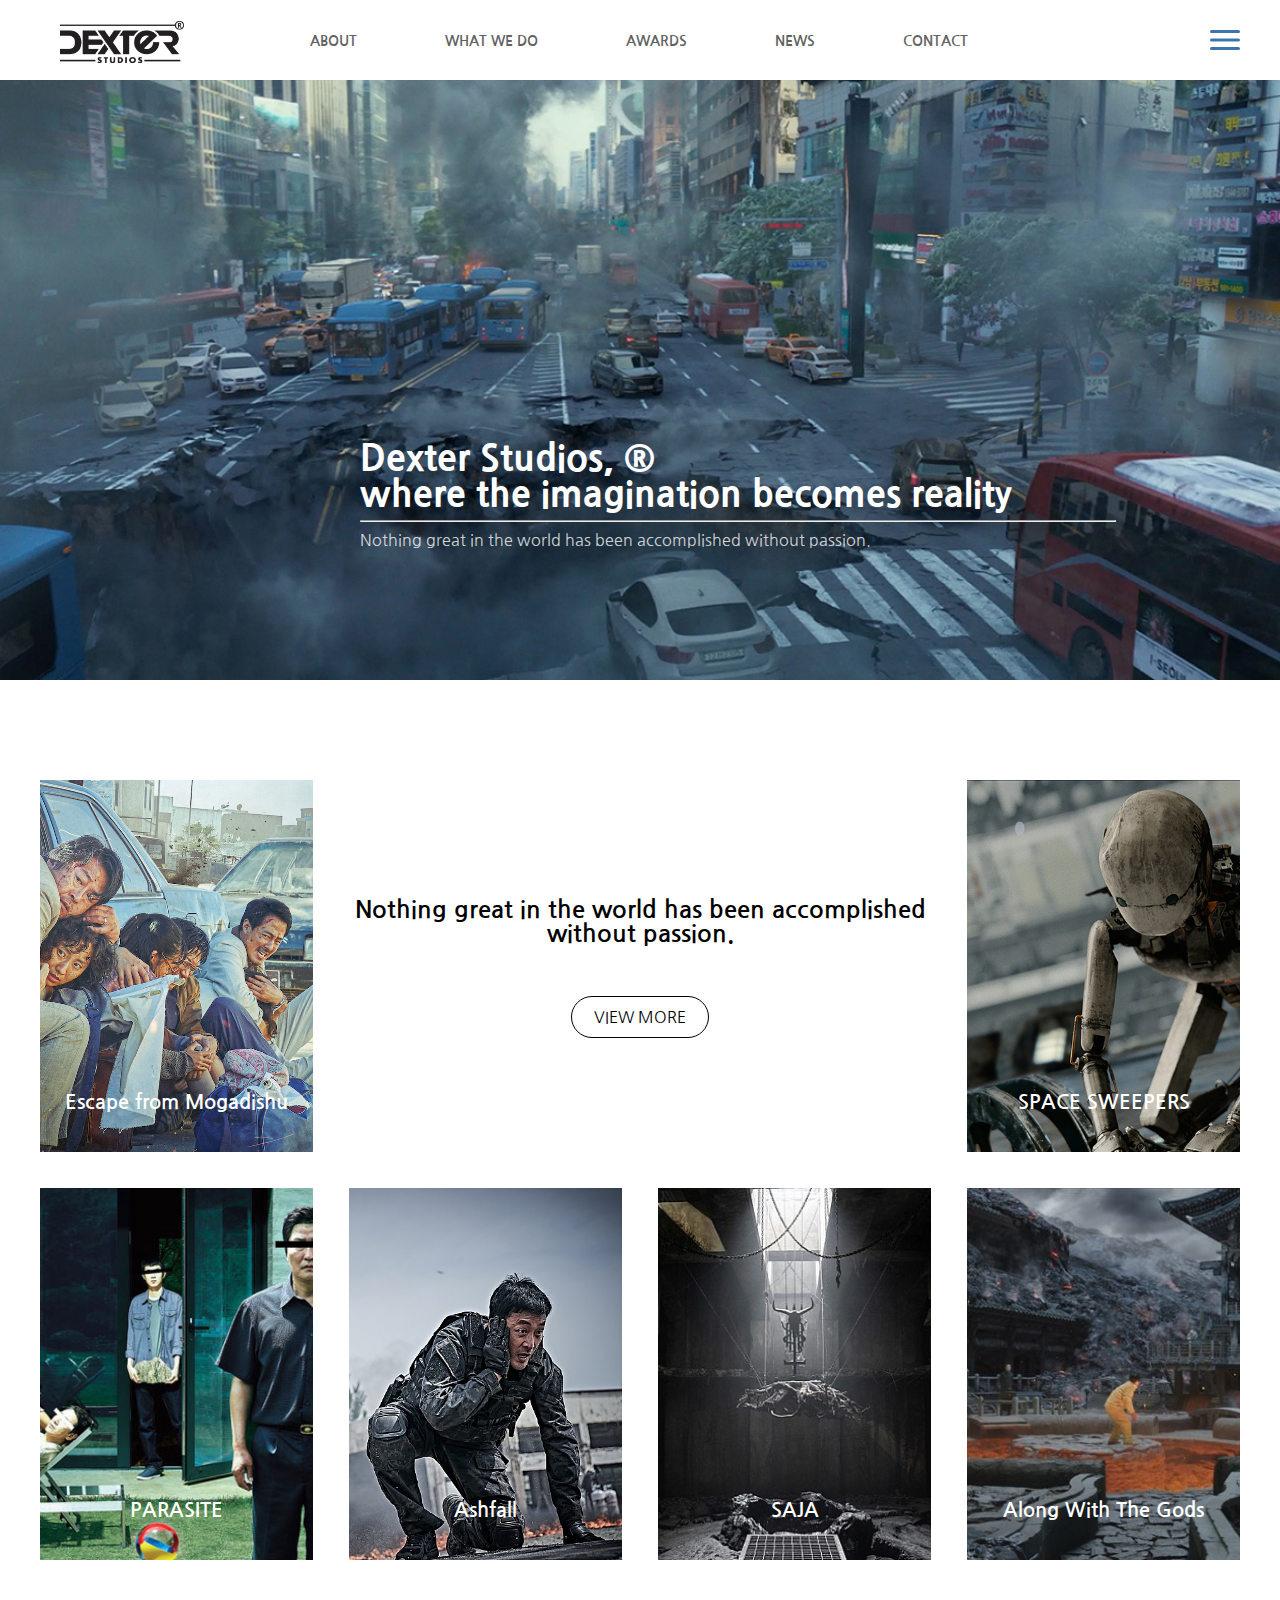
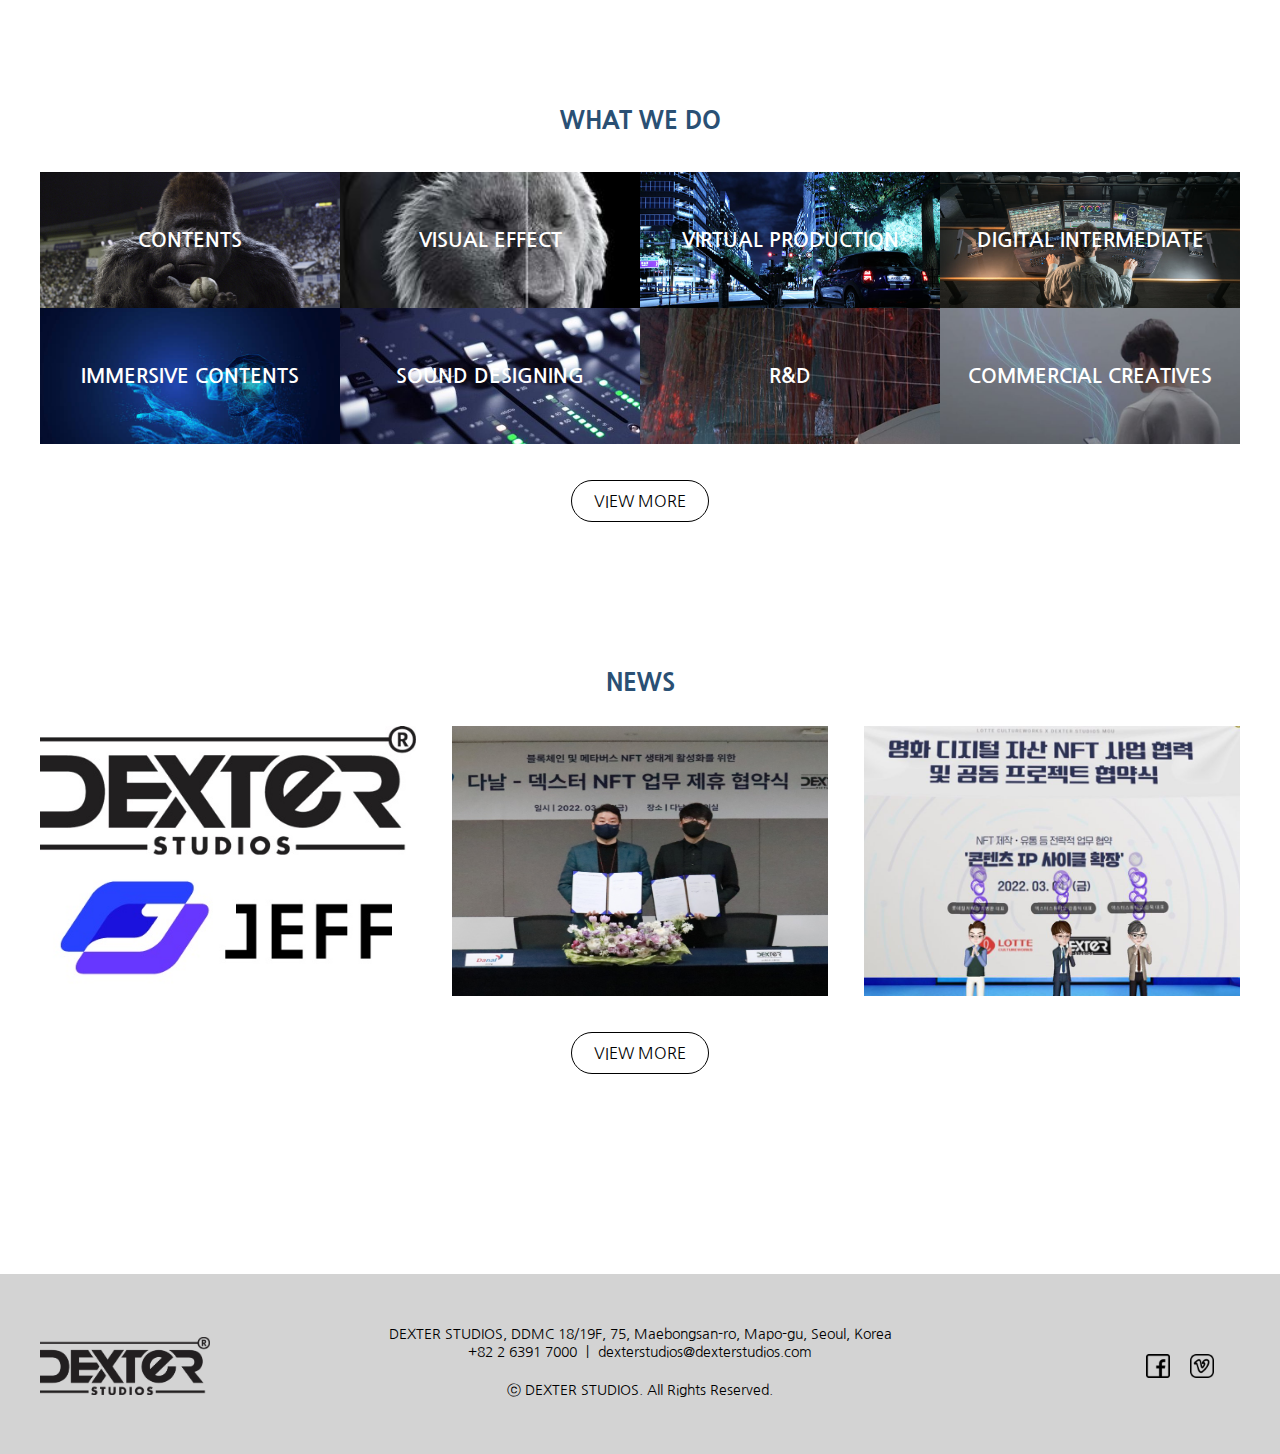
<file: index.html>
<!DOCTYPE html>
<html lang="ko">
<head>
    <meta charset="UTF-8">
    <meta http-equiv="X-UA-Compatible" content="IE=edge">
    <meta name="viewport" content="width=device-width, initial-scale=1.0">
    <title>덱스터스튜디오 DexterStudios</title>

    <link rel="stylesheet" href="indexstyle.css">
</head>

<body>
    <div class="header">
        <a href="index.html"><img class="logo" src="image/DexterStudio Logo.png" alt="LOGO"></a>
        <div class="Top_nav">
            <a href="about.html">ABOUT</a>
            <a href="whatwedo.html">WHAT WE DO</a>
            <a href="awards.html">AWARDS</a>
            <a href="#">NEWS</a>
            <a href="#">CONTACT</a>
        </div>
        <div class="hamburger">
            <input type="checkbox" id="menuicon">
            <label for="menuicon">
                <span></span>
                <span></span>
                <span></span>
            </label>
            <div class="sidebar">
            </div>
        </div>
    </div>
    <div class="Main_img">
        <div class="innertext_frame">
        <h1>Dexter Studios, ® <br>
        where the imagination becomes reality<hr></h1>
        <p>Nothing great in the world has been accomplished
           without passion. </p>
        </div>
    </div>
    <div class="Contents_container">
        <div class="imgframe1">
            <div class="img1">
                <h1>Escape from Mogadishu</h1>
            </div>
            <div class="Main_text">
                <div class="text">
                    <h2>Nothing great in the world has been accomplished without passion.</h2>
                    <a href="about.html">VIEW MORE</a>
                </div>
            </div>
            <div class="img2">
                <h1>SPACE SWEEPERS</h1>
            </div>
        </div>
        <div class="imgframe2">
            <div class="img3">
                <h1>PARASITE</h1>
            </div>
            <div class="img4">
                <h1>Ashfall</h1>
            </div>
            <div class="img5">
                <h1>SAJA</h1>
            </div>
            <div class="img6">
                <h1>Along With The Gods</h1>
            </div>
        </div>
        <h1 id="WHATWEDO">WHAT WE DO</h1>
        <div class="WWDframe01">
            <div class="WWD CONTENTS">
                <h1>CONTENTS</h1>
            </div>
            <div class="WWD VISUALEFFECT">
                <h1>VISUAL EFFECT</h1>
            </div>
            <div class="WWD VIRTUALPRODUCTION">
                <h1>VIRTUAL PRODUCTION</h1>
            </div>
            <div class="WWD DIGITALINTERMEDIATE">
                <h1>DIGITAL INTERMEDIATE</h1>
            </div>
        </div>
        <div class="WWDframe02">
            <div class="WWD IMMERSIVE">
                <h1>IMMERSIVE CONTENTS</h1>
            </div>
            <div class="WWD SOUND">
                <h1>SOUND DESIGNING</h1>
            </div>
            <div class="WWD RnD">
                <h1>R&D</h1>
            </div>
            <div class="WWD COMMERCIAL">
                <h1>COMMERCIAL CREATIVES</h1>
            </div>
        </div>
        <a class="VIEWMORE01" href="whatwedo.html">VIEW MORE</a>
        <h1 id="NEWS">NEWS</h1>
        <div class="NEWSframe">
            <div class="NEWS01">
                <a href="http://www.dexterstudios.com/dexter-studios-invests-in-stake-in-jeff-a-danal-subsidiary-metaverse-platform-project-really-begins/" target="_blank"><img src="image/NEW01.png" alt=""></a>
            </div>
            <div class="NEWS02">
                <a href="http://www.dexterstudios.com/dexter-studios-signs-an-mou-with-danal-launching-a-blockchain-based-metaverse-project/" target="_blank"><img src="image/NEW02.jpg" alt=""></a>
            </div>
            <div class="NEWS03">
                <a href="http://www.dexterstudios.com/lotte-cultureworks-and-dexter-studios-sign-mou-for-digital-movie-assets-and-nfts/" target="_blank"><img src="image/NEWS03.jpg" alt=""></a>
            </div>
        </div>
        <a class="VIEWMORE02" href="#">VIEW MORE</a>
    </div>
    <div class="Footer">
        <div class="FooterContents">
            <div class="Footerlogo">
                <img src="image/DexterStudio Logo.png" alt="">
            </div>
            <div class="Footertext">
                <p>DEXTER STUDIOS, DDMC 18/19F, 75, Maebongsan-ro, Mapo-gu, Seoul, Korea <br>
                +82 2 6391 7000 ㅣ dexterstudios@dexterstudios.com </p>
                <p>ⓒ DEXTER STUDIOS. All Rights Reserved.</p>
            </div>
            <div class="Footernav">
                <a href="https://www.facebook.com/dexterstudios.company" target="_blank"><img src="image/facebook.png" alt=""></a>
                <a href="https://vimeo.com/dextershowreel" target="_blank"><img src="image/vimeo.png" alt=""></a>
            </div>
        </div>
    </div>
</body>
</html>
</file>
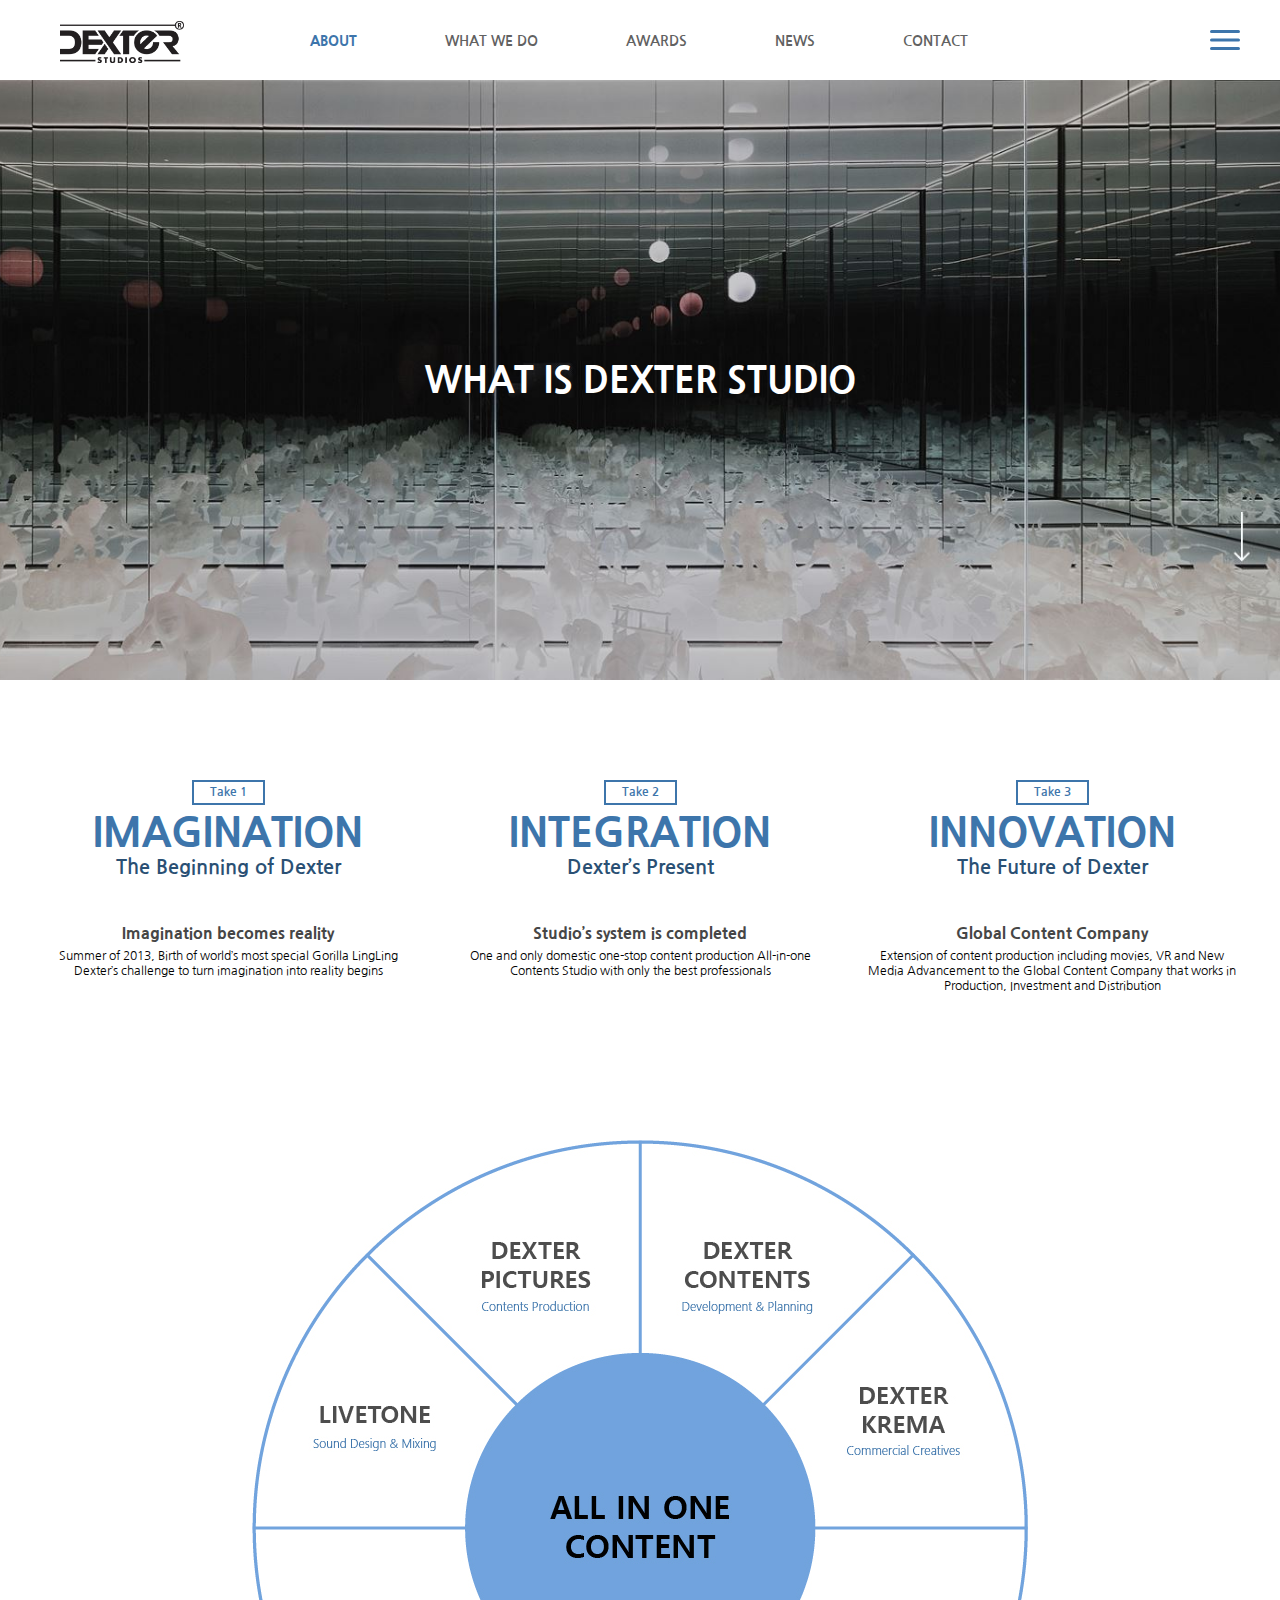
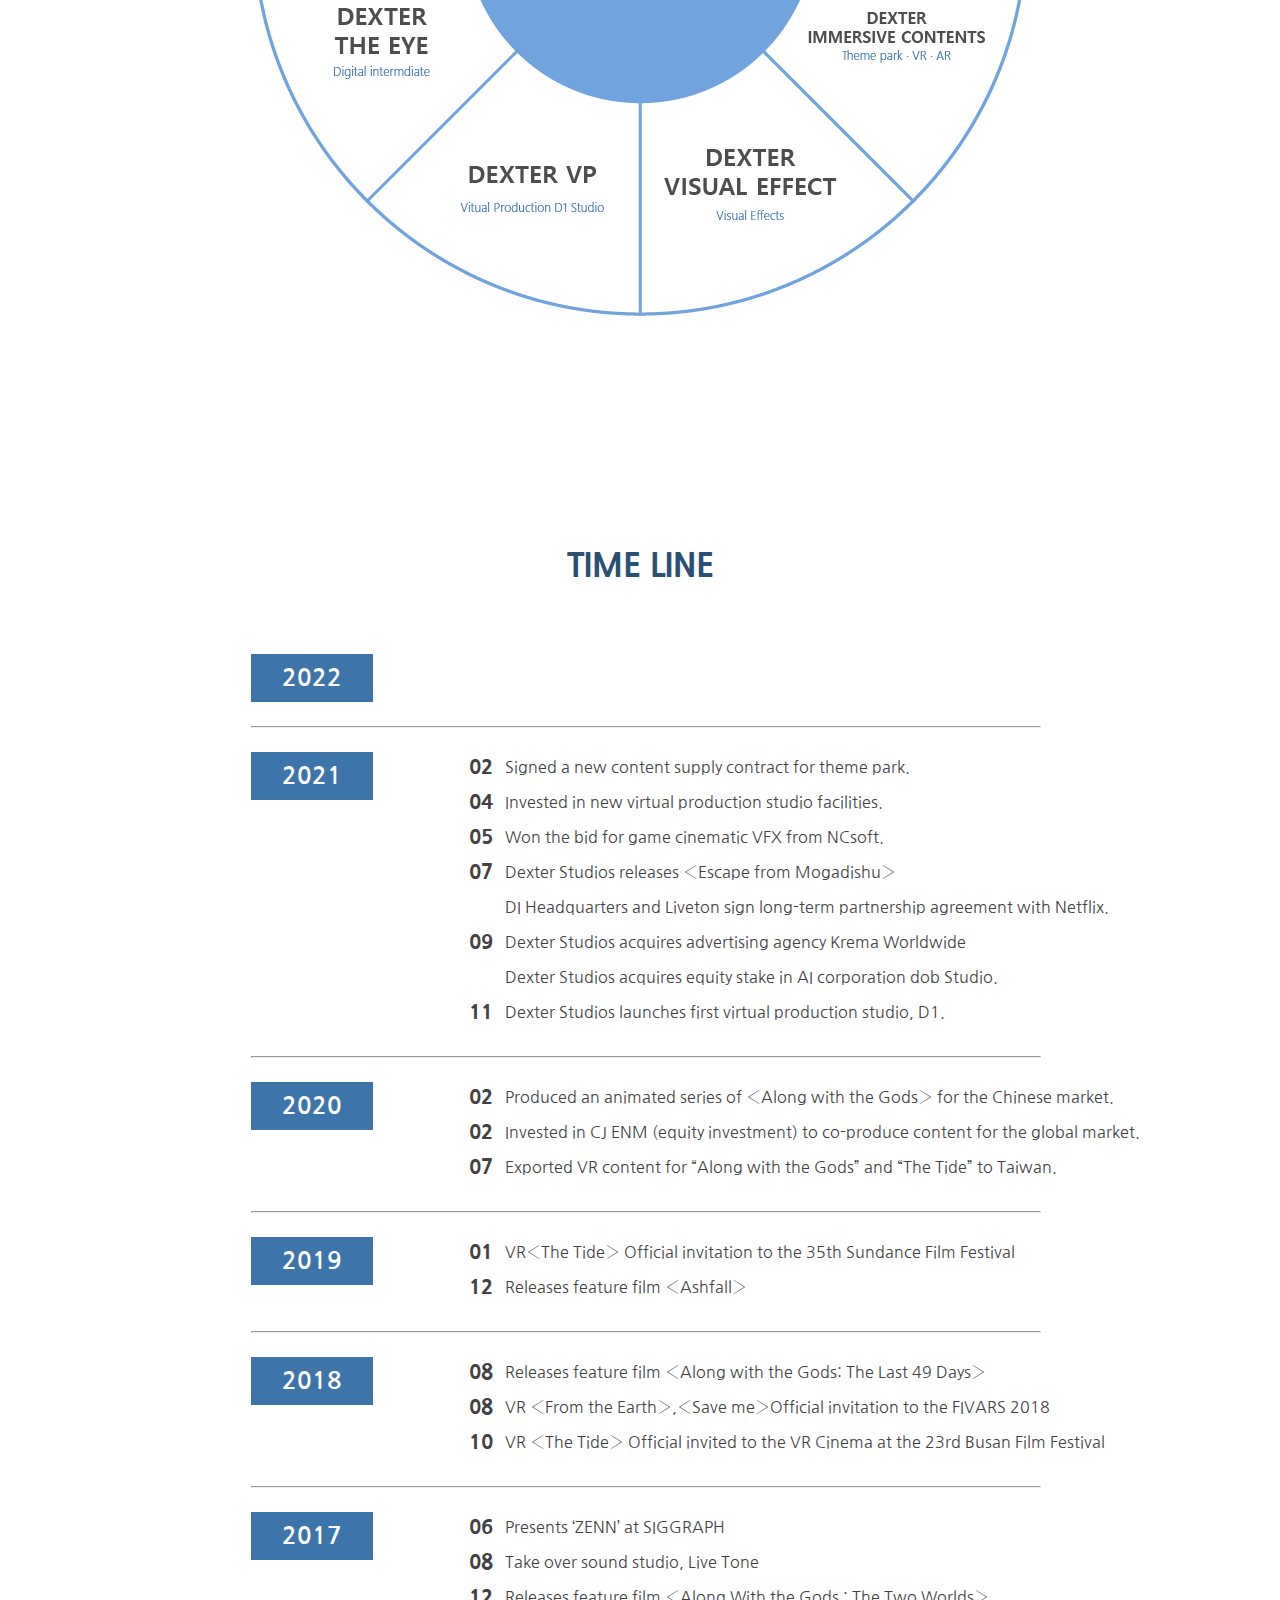
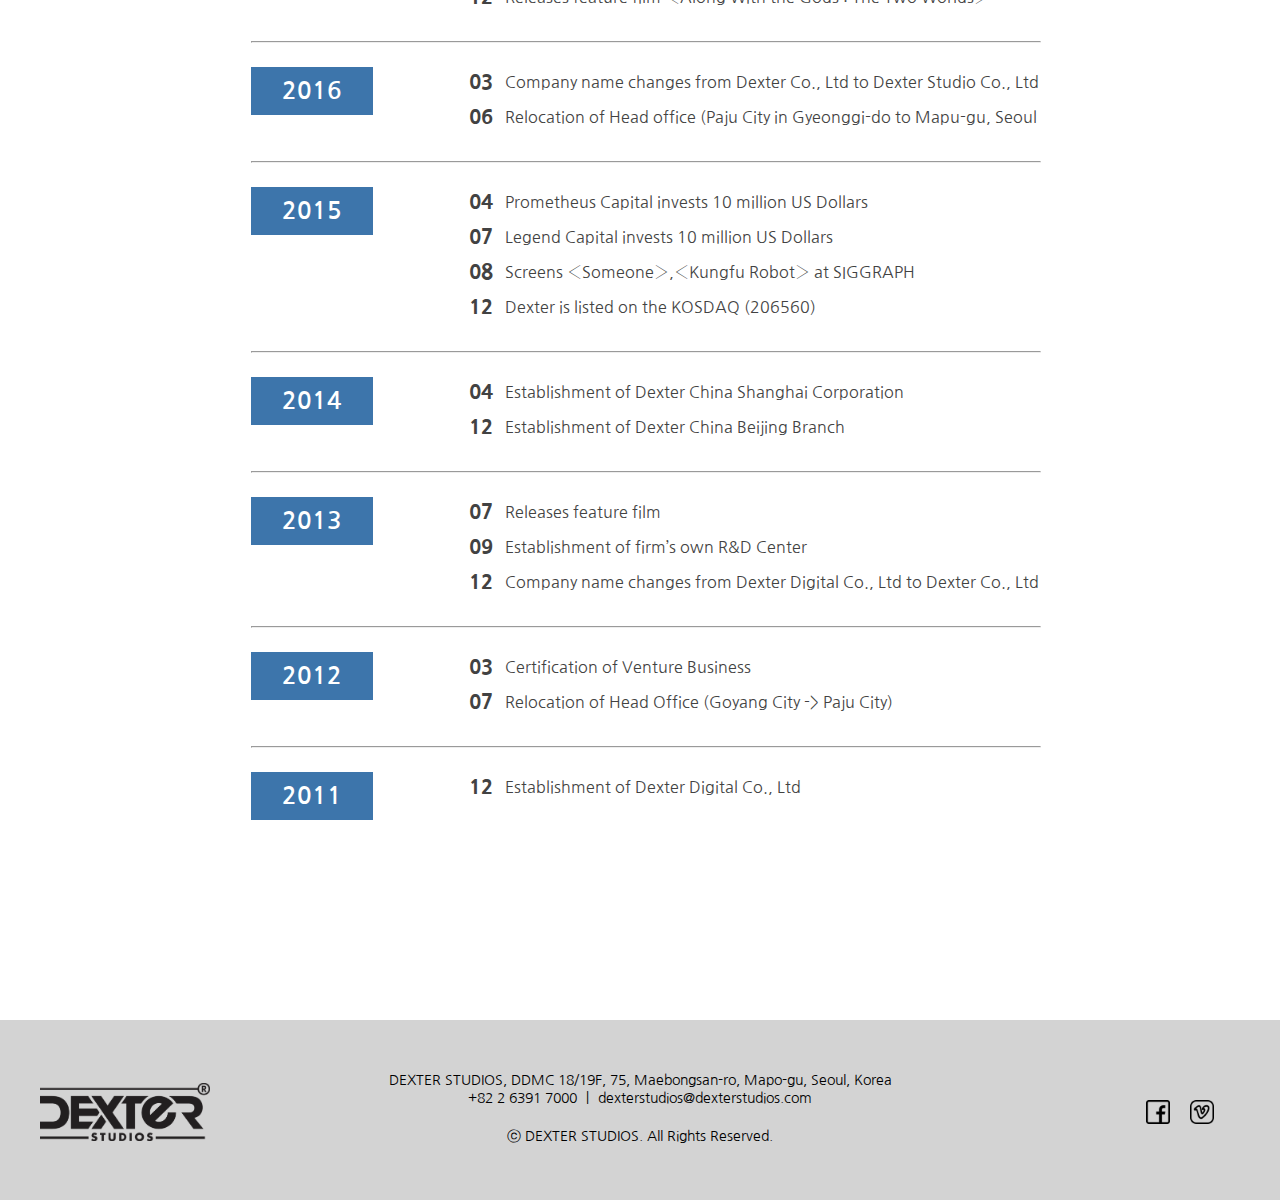
<file: about.html>
<!DOCTYPE html>
<html lang="ko">
<head>
    <meta charset="UTF-8">
    <meta http-equiv="X-UA-Compatible" content="IE=edge">
    <meta name="viewport" content="width=device-width, initial-scale=1.0">
    <title>덱스터스튜디오 DexterStudios</title>

    <link rel="stylesheet" href="aboutstyle.css">
</head>

<body>
    <div class="header">
        <a href="index.html"><img class="logo" src="image/DexterStudio Logo.png" alt="LOGO"></a>
        <div class="Top_nav">
            <a href="about.html">ABOUT</a>
            <a href="whatwedo.html">WHAT WE DO</a>
            <a href="awards.html">AWARDS</a>
            <a href="#">NEWS</a>
            <a href="#">CONTACT</a>
        </div>
        <div class="hamburger">
            <input type="checkbox" id="menuicon">
            <label for="menuicon">
                <span></span>
                <span></span>
                <span></span>
            </label>
            <div class="sidebar">
                
            </div>
        </div>
    </div>
    <div class="Main_img">
        <h1>WHAT IS DEXTER STUDIO</h1>
    </div>
    <div class="Contents_container">
        <div class="Part01">
            <div class="Begin">
                <div class="Takeframe">Take 1</div>
                <h2>IMAGINATION</h2>
                <h3>The Beginning of Dexter</h3>
                <h4>Imagination becomes reality</h4>
                <p>Summer of 2013,
                    Birth of world’s most special Gorilla LingLing
                    Dexter’s challenge to turn imagination into reality begins</p>
            </div>
            <div class="Present">
                <div class="Takeframe">Take 2</div>
                <h2>INTEGRATION</h2>
                <h3>Dexter’s Present</h3>
                <h4>Studio’s system is completed</h4>
                <p>One and only domestic one-stop content production
                    All-in-one Contents Studio with only the best professionals</p>

            </div>
            <div class="Future">
                <div class="Takeframe">Take 3</div>
                <h2>INNOVATION</h2>
                <h3>The Future of Dexter</h3>
                <h4>Global Content Company</h4>
                <p>Extension of content production including movies,
                    VR and New Media Advancement to the Global Content Company
                     that works in Production,
                    Investment and Distribution</p>
            </div>
        </div>
        <div class="Part02">
            <img src="image/ALLINONE.jpg" alt="덱스터콘텐츠 내용">
        </div>
        <div class="Part03">
            <h1 id="TimeLine">TIME LINE</h1>
            <div class="Timelineframe">
                <div class="Y2022">2022</div>
                <hr>
                <div class="frame2021">
                    <div class="Y2021">2021</div>
                    <div class="Y2021Contents_frame">
                        <div class="Y2021Contents">
                            <p>02</p>
                            <p class="detail">Signed a new content supply contract for theme park.</p>
                        </div>
                        <div class="Y2021Contents">
                            <p>04</p>
                            <p class="detail">Invested in new virtual production studio facilities.</p>
                        </div>
                        <div class="Y2021Contents">
                            <p>05</p>
                            <p class="detail">Won the bid for game cinematic VFX from NCsoft.</p>
                        </div>
                        <div class="Y2021Contents">
                            <p>07</p>
                            <p class="detail">Dexter Studios releases &#8249;Escape from Mogadishu&#8250;</p>
                        </div>
                        <div class="Y2021Contents">
                            <p class="detail_alone">DI Headquarters and Liveton sign long-term partnership agreement with Netflix.</p>
                        </div>
                        <div class="Y2021Contents">
                            <p>09</p>
                            <p class="detail">Dexter Studios acquires advertising agency Krema Worldwide</p>
                        </div>
                        <div class="Y2021Contents">
                            <p class="detail_alone" >Dexter Studios acquires equity stake in AI corporation dob Studio.</p>
                        </div>
                        <div class="Y2021Contents">
                            <p>11</p>
                            <p class="detail">Dexter Studios launches first virtual production studio, D1.</p>
                        </div>
                    </div>
                </div>
                <hr>
                <div class="frame2020">
                    <div class="Y2020">2020</div>
                    <div class="Y2020Contents_frame">
                        <div class="Y2020Contents">
                            <p>02</p>
                            <p class="detail">Produced an animated series of &#8249;Along with the Gods&#8250; for the Chinese market.</p>
                        </div>
                        <div class="Y2020Contents">
                            <p>02</p>
                            <p class="detail">Invested in CJ ENM (equity investment) to co-produce content for the global market.</p>
                        </div>
                        <div class="Y2020Contents">
                            <p>07</p>
                            <p class="detail">Exported VR content for “Along with the Gods” and “The Tide” to Taiwan.</p>
                        </div>
                    </div>
                </div>
                <hr>
                <div class="frame2019">
                    <div class="Y2019">2019</div>
                    <div class="Y2019Contents_frame">
                        <div class="Y2019Contents">
                            <p>01</p>
                            <p class="detail">VR&#8249;The Tide&#8250; Official invitation to the 35th Sundance Film Festival</p>
                        </div>
                        <div class="Y2019Contents">
                            <p>12</p>
                            <p class="detail">Releases feature film &#8249;Ashfall&#8250;</p>
                        </div>
                    </div>
                </div>
                <hr>
                <div class="frame2018">
                    <div class="Y2018">2018</div>
                    <div class="Y2018Contents_frame">
                        <div class="Y2018Contents">
                            <p>08</p>
                            <p class="detail">Releases feature film &#8249;Along with the Gods: The Last 49 Days&#8250;</p>
                        </div>
                        <div class="Y2018Contents">
                            <p>08</p>
                            <p class="detail">VR &#8249;From the Earth&#8250;,&#8249;Save me&#8250;Official invitation to the FIVARS 2018</p>
                        </div>
                        <div class="Y2018Contents">
                            <p>10</p>
                            <p class="detail">VR &#8249;The Tide&#8250; Official invited to the VR Cinema at the 23rd Busan Film Festival</p>
                        </div>
                    </div>
                </div>
                <hr>
                <div class="frame2017">
                    <div class="Y2017">2017</div>
                    <div class="Y2017Contents_frame">
                        <div class="Y2017Contents">
                            <p>06</p>
                            <p class="detail">Presents ‘ZENN’ at SIGGRAPH</p>
                        </div>
                        <div class="Y2017Contents">
                            <p>08</p>
                            <p class="detail">Take over sound studio, Live Tone</p>
                        </div>
                        <div class="Y2017Contents">
                            <p>12</p>
                            <p class="detail">Releases feature film &#8249;Along With the Gods : The Two Worlds&#8250;</p>
                        </div>
                    </div>
                </div>
                <hr>
                <div class="frame2016">
                    <div class="Y2016">2016</div>
                    <div class="Y2016Contents_frame">
                        <div class="Y2016Contents">
                            <p>03</p>
                            <p class="detail">Company name changes from Dexter Co., Ltd to Dexter Studio Co., Ltd</p>
                        </div>
                        <div class="Y2016Contents">
                            <p>06</p>
                            <p class="detail">Relocation of Head office (Paju City in Gyeonggi-do to Mapu-gu, Seoul</p>
                        </div>
                    </div>
                </div>
                <hr>
                <div class="frame2015">
                    <div class="Y2015">2015</div>
                    <div class="Y2015Contents_frame">
                        <div class="Y2015Contents">
                            <p>04</p>
                            <p class="detail">Prometheus Capital invests 10 million US Dollars</p>
                        </div>
                        <div class="Y2015Contents">
                            <p>07</p>
                            <p class="detail">Legend Capital invests 10 million US Dollars</p>
                        </div>
                        <div class="Y2015Contents">
                            <p>08</p>
                            <p class="detail">Screens &#8249;Someone&#8250;,&#8249;Kungfu Robot&#8250; at SIGGRAPH</p>
                        </div>
                        <div class="Y2015Contents">
                            <p>12</p>
                            <p class="detail">Dexter is listed on the KOSDAQ (206560)</p>
                        </div>
                    </div>
                </div>
                <hr>
                <div class="frame2014">
                    <div class="Y2014">2014</div>
                    <div class="Y2014Contents_frame">
                        <div class="Y2014Contents">
                            <p>04</p>
                            <p class="detail">Establishment of Dexter China Shanghai Corporation</p>
                        </div>
                        <div class="Y2014Contents">
                            <p>12</p>
                            <p class="detail">Establishment of Dexter China Beijing Branch</p>
                        </div>
                    </div>
                </div>
                <hr>
                <div class="frame2013">
                    <div class="Y2013">2013</div>
                    <div class="Y2013Contents_frame">
                        <div class="Y2013Contents">
                            <p>07</p>
                            <p class="detail">Releases feature film <Mr.GO></p>
                        </div>
                        <div class="Y2013Contents">
                            <p>09</p>
                            <p class="detail">Establishment of firm’s own R&D Center</p>
                        </div>
                        <div class="Y2013Contents">
                            <p>12</p>
                            <p class="detail">Company name changes from Dexter Digital Co., Ltd to Dexter Co., Ltd</p>
                        </div>
                    </div>
                </div>
                <hr>
                <div class="frame2012">
                    <div class="Y2012">2012</div>
                    <div class="Y2012Contents_frame">
                        <div class="Y2012Contents">
                            <p>03</p>
                            <p class="detail">Certification of Venture Business</p>
                        </div>
                        <div class="Y2012Contents">
                            <p>07</p>
                            <p class="detail">Relocation of Head Office (Goyang City -> Paju City)</p>
                        </div>
                    </div>
                </div>
                <hr>
                <div class="frame2011">
                    <div class="Y2011">2011</div>
                    <div class="Y2011Contents_frame">
                        <div class="Y2011Contents">
                            <p>12</p>
                            <p class="detail">Establishment of Dexter Digital Co., Ltd</p>
                        </div>
                    </div>
                </div>
            </div>
        </div>
    </div>
    <div class="Footer">
        <div class="FooterContents">
            <div class="Footerlogo">
                <img src="image/DexterStudio Logo.png" alt="">
            </div>
            <div class="Footertext">
                <p>DEXTER STUDIOS, DDMC 18/19F, 75, Maebongsan-ro, Mapo-gu, Seoul, Korea <br>
                +82 2 6391 7000 ㅣ dexterstudios@dexterstudios.com </p>
                <p>ⓒ DEXTER STUDIOS. All Rights Reserved.</p>
            </div>
            <div class="Footernav">
                <a href="https://www.facebook.com/dexterstudios.company" target="_blank"><img src="image/facebook.png" alt=""></a>
                <a href="https://vimeo.com/dextershowreel" target="_blank"><img src="image/vimeo.png" alt=""></a>
            </div>
        </div>
    </div>
</body>
</html>
</file>
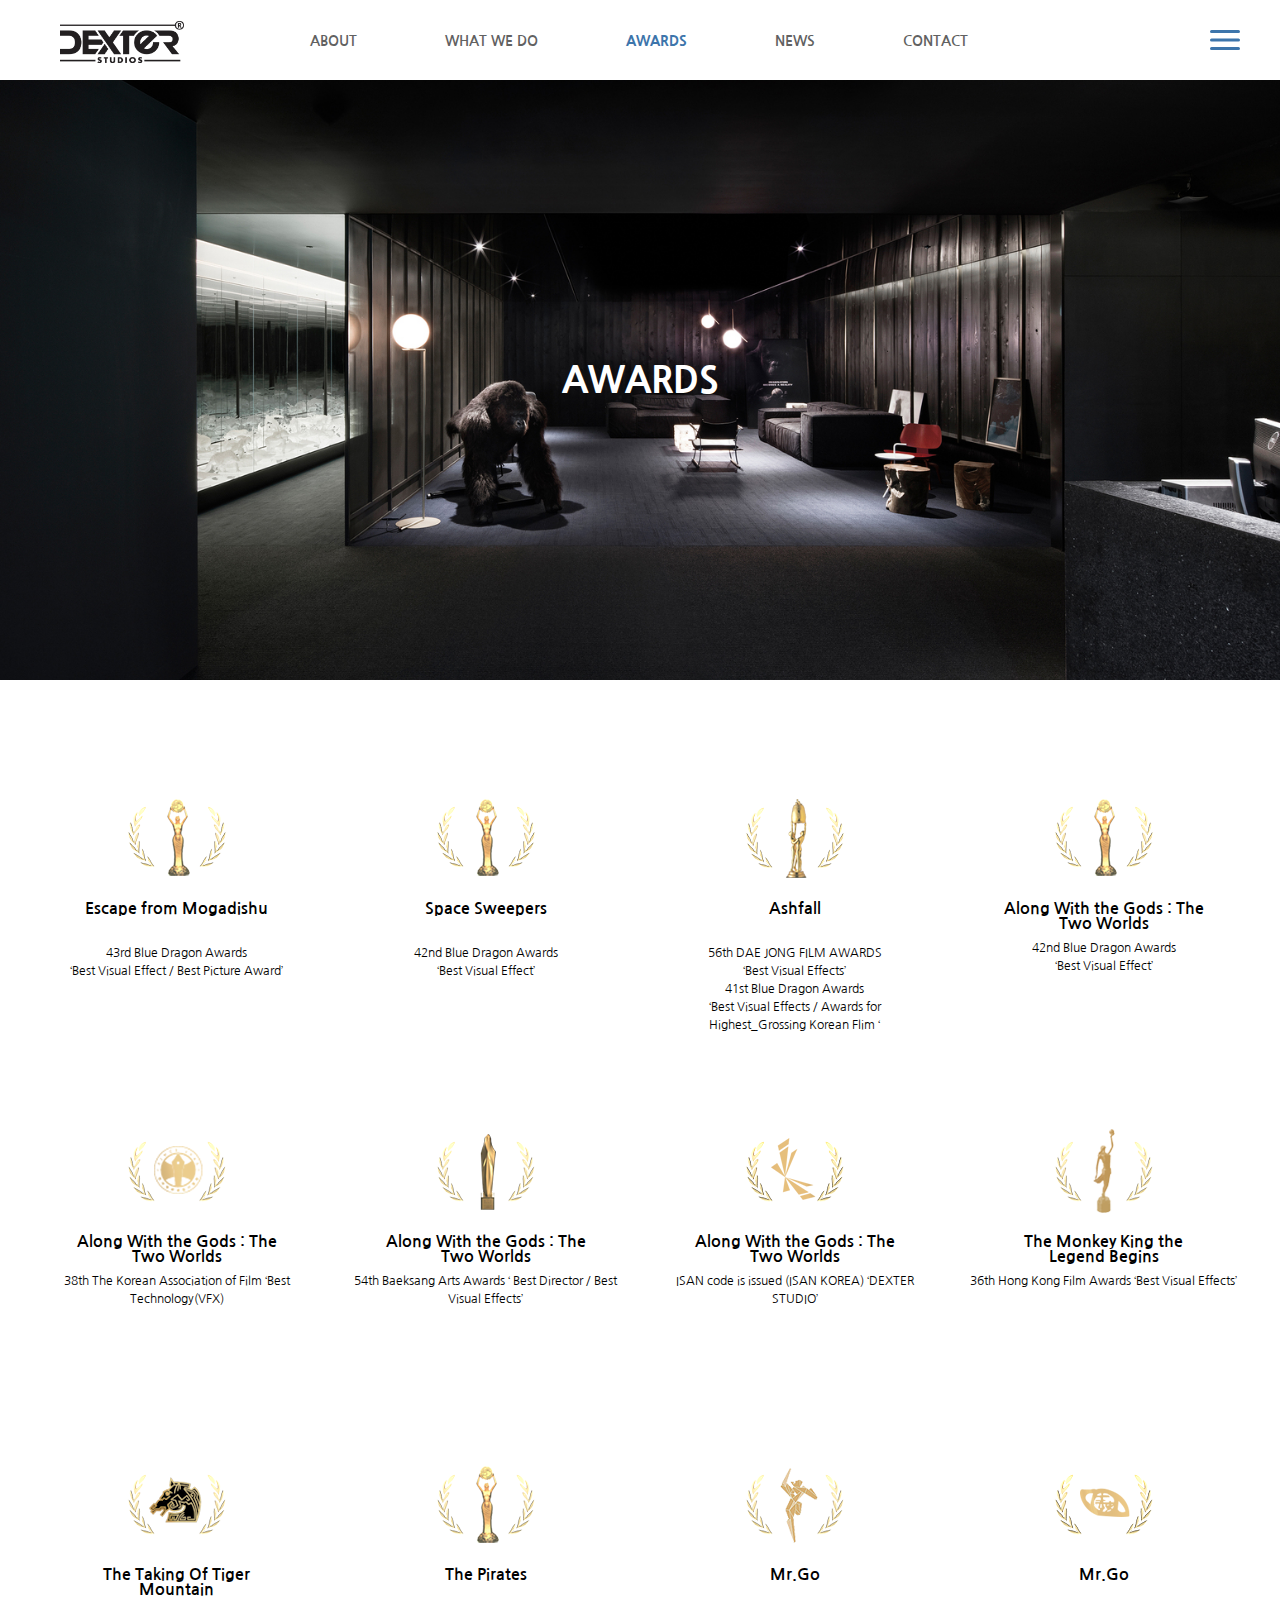
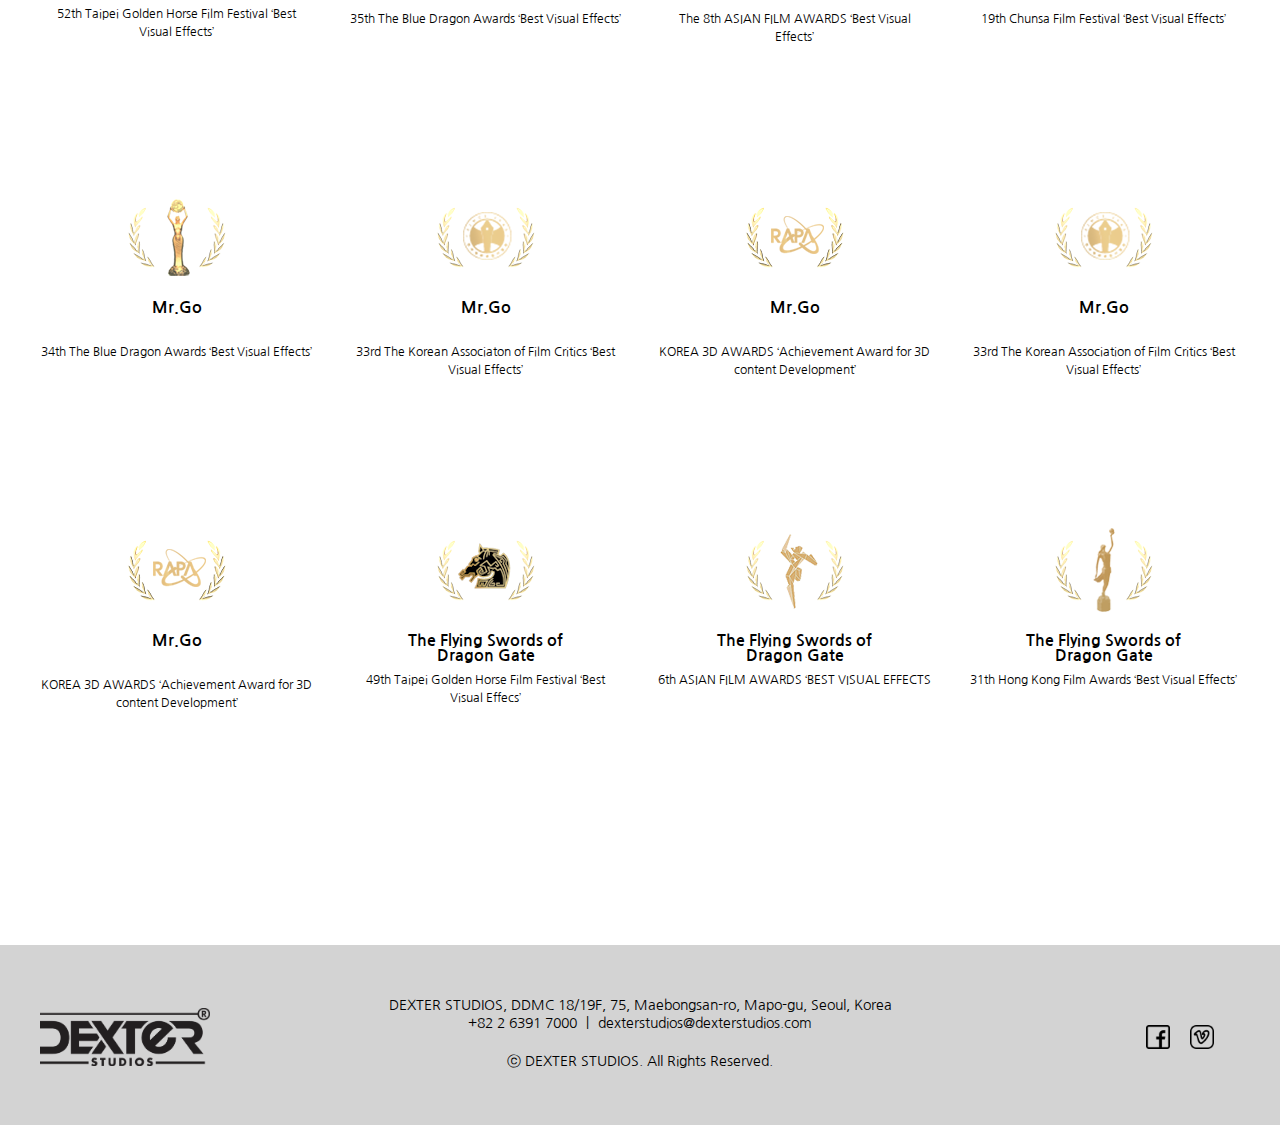
<file: awards.html>
<!DOCTYPE html>
<html lang="en">
<head>
    <meta charset="UTF-8">
    <meta http-equiv="X-UA-Compatible" content="IE=edge">
    <meta name="viewport" content="width=device-width, initial-scale=1.0">
    <title>덱스터스튜디오 DexterStudios</title>
    <link rel="stylesheet" href="awardsstyle.css">
</head>

<body>
    <div class="header">
        <a href="index.html"><img class="logo" src="image/DexterStudio Logo.png" alt="LOGO"></a>
        <div class="Top_nav">
            <a href="about.html">ABOUT</a>
            <a href="whatwedo.html">WHAT WE DO</a>
            <a href="awards.html">AWARDS</a>
            <a href="#">NEWS</a>
            <a href="#">CONTACT</a>
        </div>
        <div class="hamburger">
            <input type="checkbox" id="menuicon">
            <label for="menuicon">
                <span></span>
                <span></span>
                <span></span>
            </label>
            <div class="sidebar">
                
            </div>
        </div>
    </div>
    <div class="Main_img">
        <h1>AWARDS</h1>
    </div>
    <div class="Contents_container">
        <div class="awardframe">
            <div class="award">
                <div class="awardimg01"></div>
                <h2>Escape from Mogadishu</h2>
                <p>43rd Blue Dragon Awards <br>
                    ‘Best Visual Effect / Best Picture Award’</p>
            </div>
            <div class="award">
                <div class="awardimg02"></div>
                <h2>Space Sweepers</h2>
                <p>42nd Blue Dragon Awards<br>
                    ‘Best Visual Effect’</p>
            </div>
            <div class="award">
                <div class="awardimg03"></div>
                <h2>Ashfall</h2>
                <p>56th DAE JONG FILM AWARDS<br>
                    ‘Best Visual Effects’<br>
                    41st Blue Dragon Awards<br>
                    ‘Best Visual Effects / Awards for<br>
                    Highest_Grossing Korean Flim ‘</p>
            </div>
            <div class="award">
                <div class="awardimg04"></div>
                <h2>Along With the Gods : The <br>
                    Two Worlds</h2>
                <p class="alone_p">42nd Blue Dragon Awards<br>
                    ‘Best Visual Effect’</p>
            </div>
        </div>
        <div class="awardframe">
            <div class="award">
                <div class="awardimg05"></div>
                <h2>Along With the Gods : The<br>
                    Two Worlds</h2>
                <p class="alone_p">38th The Korean Association of Film
                    ‘Best Technology(VFX)</p>
            </div>
            <div class="award">
                <div class="awardimg06"></div>
                <h2>Along With the Gods : The<br>
                    Two Worlds</h2>
                <p class="alone_p">54th Baeksang Arts Awards
                    ‘ Best Director / Best Visual Effects’</p>
            </div>
            <div class="award">
                <div class="awardimg07"></div>
                <h2>Along With the Gods : The<br>
                    Two Worlds</h2>
                <p class="alone_p">ISAN code is issued (ISAN KOREA)
                    ‘DEXTER STUDIO’</p>
            </div>
            <div class="award">
                <div class="awardimg08"></div>
                <h2>The Monkey King the<br>
                    Legend Begins</h2>
                <p class="alone_p">36th Hong Kong Film Awards
                    ‘Best Visual Effects’</p>
            </div>
        </div>
        <div class="awardframe">
            <div class="award">
                <div class="awardimg09"></div>
                <h2>The Taking Of Tiger<br>
                    Mountain</h2>
                <p class="alone_p">52th Taipei Golden Horse Film Festival
                    ‘Best Visual Effects’</p>
            </div>
            <div class="award">
                <div class="awardimg10"></div>
                <h2>The Pirates</h2>
                <p>35th The Blue Dragon Awards
                    ‘Best Visual Effects’</p>
            </div>
            <div class="award">
                <div class="awardimg11"></div>
                <h2>Mr.Go</h2>
                <p>The 8th ASIAN FILM AWARDS
                    ‘Best Visual Effects’</p>
            </div>
            <div class="award">
                <div class="awardimg12"></div>
                <h2>Mr.Go</h2>
                <p>19th Chunsa Film Festival
                    ‘Best Visual Effects’</p>
            </div>
        </div>
        <div class="awardframe">
            <div class="award">
                <div class="awardimg13"></div>
                <h2>Mr.Go</h2>
                <p>34th The Blue Dragon Awards
                    ‘Best Visual Effects’</p>
            </div>
            <div class="award">
                <div class="awardimg14"></div>
                <h2>Mr.Go</h2>
                <p>33rd The Korean Associaton of Film
                    Critics
                    ‘Best Visual Effects’</p>
            </div>
            <div class="award">
                <div class="awardimg15"></div>
                <h2>Mr.Go</h2>
                <p>KOREA 3D AWARDS
                    ‘Achievement Award for 3D content
                    Development’</p>
            </div>
            <div class="award">
                <div class="awardimg16"></div>
                <h2>Mr.Go</h2>
                <p>33rd The Korean Association of Film
                    Critics
                    ‘Best Visual Effects’</p>
            </div>
        </div>
        <div class="awardframe">
            <div class="award">
                <div class="awardimg17"></div>
                <h2>Mr.Go</h2>
                <p>KOREA 3D AWARDS
                    ‘Achievement Award for 3D content
                    Development’</p>
            </div>
            <div class="award">
                <div class="awardimg18"></div>
                <h2>The Flying Swords of<br>
                    Dragon Gate</h2>
                <p class="alone_p">49th Taipei Golden Horse Film Festival
                    ‘Best Visual Effecs’</p>
            </div>
            <div class="award">
                <div class="awardimg19"></div>
                <h2>The Flying Swords of<br>
                    Dragon Gate</h2>
                <p class="alone_p">6th ASIAN FILM AWARDS
                    ‘BEST VISUAL EFFECTS</p>
            </div>
            <div class="award">
                <div class="awardimg20"></div>
                <h2>The Flying Swords of<br>
                    Dragon Gate</h2>
                <p class="alone_p">31th Hong Kong Film Awards
                    ‘Best Visual Effects’</p>
            </div>
        </div>
    </div>
    <div class="Footer">
        <div class="FooterContents">
            <div class="Footerlogo">
                <img src="image/DexterStudio Logo.png" alt="">
            </div>
            <div class="Footertext">
                <p>DEXTER STUDIOS, DDMC 18/19F, 75, Maebongsan-ro, Mapo-gu, Seoul, Korea <br>
                +82 2 6391 7000 ㅣ dexterstudios@dexterstudios.com </p>
                <p>ⓒ DEXTER STUDIOS. All Rights Reserved.</p>
            </div>
            <div class="Footernav">
                <a href="https://www.facebook.com/dexterstudios.company" target="_blank"><img src="image/facebook.png" alt=""></a>
                <a href="https://vimeo.com/dextershowreel" target="_blank"><img src="image/vimeo.png" alt=""></a>
            </div>
        </div>
    </div>
</body>
</html>
</file>
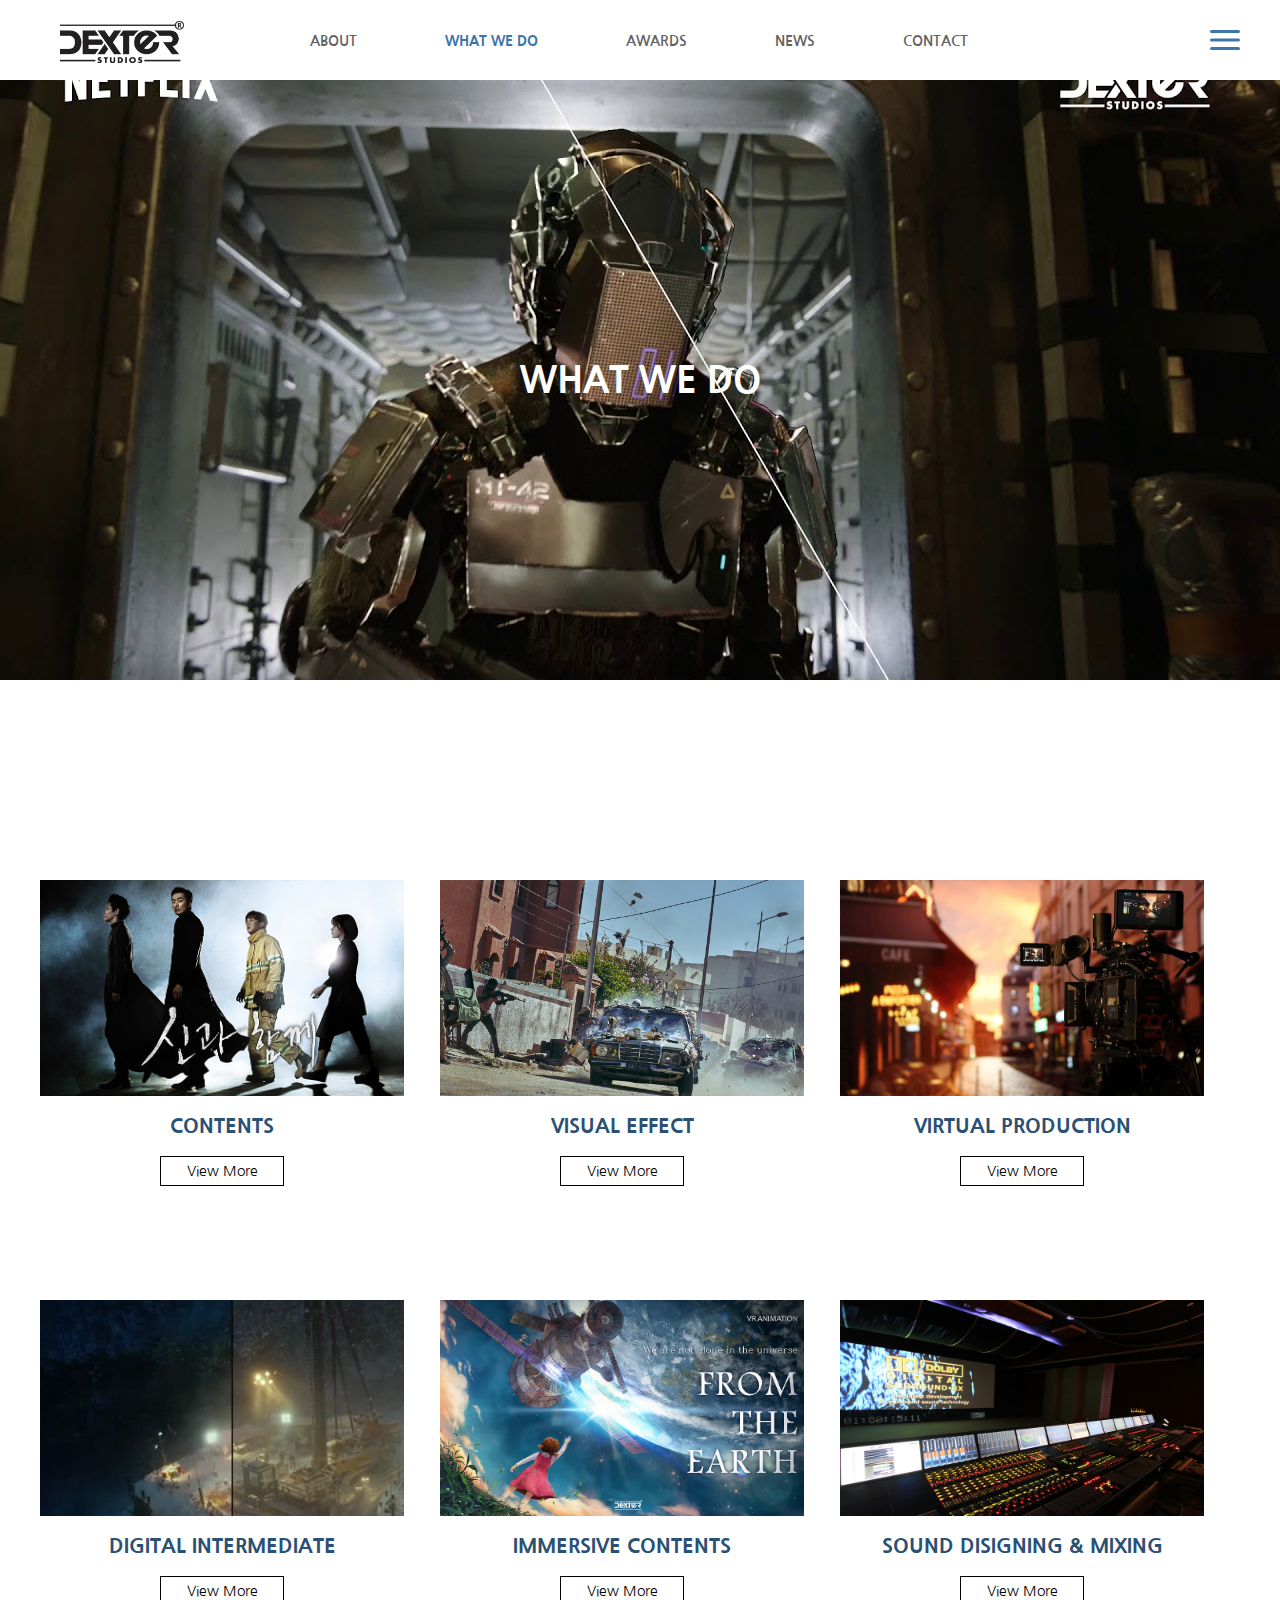
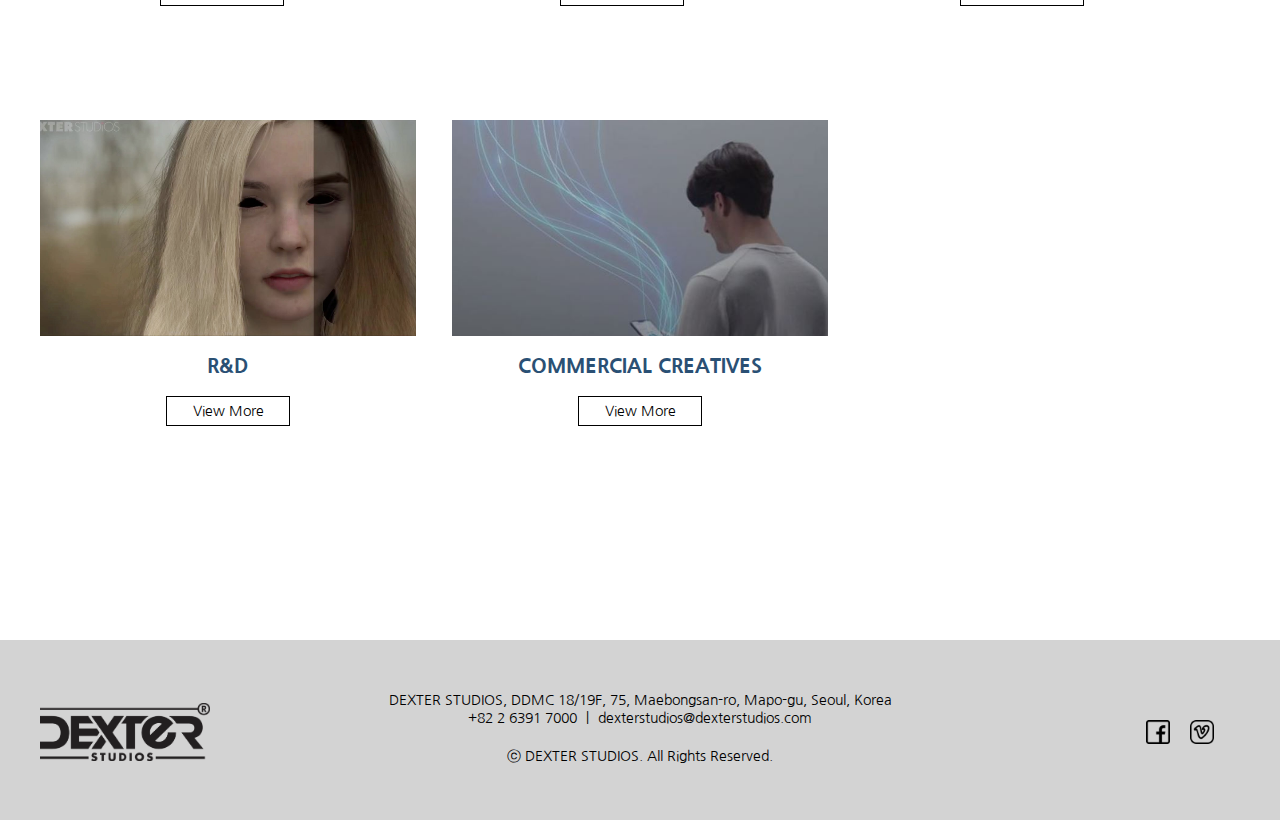
<file: whatwedo.html>
<!DOCTYPE html>
<html lang="ko">
<head>
    <meta charset="UTF-8">
    <meta http-equiv="X-UA-Compatible" content="IE=edge">
    <meta name="viewport" content="width=device-width, initial-scale=1.0">
    <title>덱스터스튜디오 DexterStudios</title>
    <link rel="stylesheet" href="whatwedostyle.css">
</head>

<body>
    <div class="header">
        <a href="index.html"><img class="logo" src="image/DexterStudio Logo.png" alt="LOGO"></a>
        <div class="Top_nav">
            <a href="about.html">ABOUT</a>
            <a href="whatwedo.html">WHAT WE DO</a>
            <a href="awards.html">AWARDS</a>
            <a href="#">NEWS</a>
            <a href="#">CONTACT</a>
        </div>
        <div class="hamburger">
            <input type="checkbox" id="menuicon">
            <label for="menuicon">
                <span></span>
                <span></span>
                <span></span>
            </label>
            <div class="sidebar">

            </div>
        </div>
    </div>
    <div class="Main_img">
        <h1>WHAT WE DO</h1>
    </div>
    <div class="Contents_container">
        <div class="Part01">
            <div class="contents">
                <div class="contentsimg01"></div>
                <h2>CONTENTS</h2>
                <a class="more" href="#">View More</a>
            </div>
            <div class="contents">
                <div class="contentsimg02"></div>
                <h2>VISUAL EFFECT</h2>
                <a class="more" href="#">View More</a>
            </div>
            <div class="contents">
                <div class="contentsimg03"></div>
                <h2>VIRTUAL PRODUCTION</h2>
                <a class="more" href="#">View More</a>
            </div>
        </div>
        <div class="Part02">
            <div class="contents">
                <div class="contentsimg04"></div>
                <h2>DIGITAL INTERMEDIATE</h2>
                <a class="more" href="#">View More</a>
            </div>
            <div class="contents">
                <div class="contentsimg05"></div>
                <h2>IMMERSIVE CONTENTS</h2>
                <a class="more" href="#">View More</a>
            </div>
            <div class="contents">
                <div class="contentsimg06"></div>
                <h2>SOUND DISIGNING & MIXING</h2>
                <a class="more" href="#">View More</a>
            </div>
        </div>
        <div class="Part03">
            <div class="contents">
                <div class="contentsimg07"></div>
                <h2>R&D</h2>
                <a class="more" href="#">View More</a>
            </div>
            <div class="contents">
                <div class="contentsimg08"></div>
                <h2>COMMERCIAL CREATIVES</h2>
                <a class="more" href="#">View More</a>
            </div>
        </div>
    </div>
    <div class="Footer">
        <div class="FooterContents">
            <div class="Footerlogo">
                <img src="image/DexterStudio Logo.png" alt="">
            </div>
            <div class="Footertext">
                <p>DEXTER STUDIOS, DDMC 18/19F, 75, Maebongsan-ro, Mapo-gu, Seoul, Korea <br>
                +82 2 6391 7000 ㅣ dexterstudios@dexterstudios.com </p>
                <p>ⓒ DEXTER STUDIOS. All Rights Reserved.</p>
            </div>
            <div class="Footernav">
                <a href="https://www.facebook.com/dexterstudios.company" target="_blank"><img src="image/facebook.png" alt=""></a>
                <a href="https://vimeo.com/dextershowreel" target="_blank"><img src="image/vimeo.png" alt=""></a>
            </div>
        </div>
    </div>   
</body>
</html>
</file>
<file: indexstyle.css>
@import url('https://fonts.googleapis.com/css2?family=Nanum+Gothic:wght@400;700;800&display=swap');

* {
    margin:0px;
    padding:0px;
    box-sizing: border-box;
    text-decoration: none;

    font-family: 'Nanum Gothic', sans-serif;
}

.body {
    width:100vw;
}

/* header */
.header {
    width:1200px;
    height:80px;
    display:flex;

    line-height: 80px;
    margin:0 auto;
}

.header a .logo {
    width:124px;
    height:42px;

    vertical-align: middle;
    line-height: 42px;
    margin-left:20px;
    display:inline-block;
}

.Top_nav {
    width:738px;
    height:80px;
    
    margin-left: 111px;
    text-align: center;
}

.Top_nav a {
    color:#616161;
    font-weight: 700;
    font-size: 14px;

    margin-right:84px;
}

.Top_nav a:hover {
    color:black;
    border-bottom:solid 2px #3D75AB;
}


.Top_nav a:nth-child(5) {
    margin:0px;
}

/* Sidebar */
.hamburger {
    margin-top:auto;
    margin-bottom:auto;
    margin-left:228px;
}

input[id="menuicon"] {
    display:none;
}

input[id="menuicon"] + label {
    display:block;
    width:30px;
    height:20px;
    position:relative;
    cursor: pointer;
}

input[id="menuicon"] + label span {
    display:block;
    position: absolute;
    width:100%;
    height:3px;
    border-radius: 15px;
    background:#3D75AB;
    transition: all .35s;
}

input[id="menuicon"] + label span:nth-child(1) {
    top:0;
}

input[id="menuicon"] + label span:nth-child(2) {
    top:50%;
    transform:translateY(-50%);
}

input[id="menuicon"] + label span:nth-child(3) {
    bottom:0;
}

input[id="menuicon"]:checked + label span:nth-child(1) {
    top:50%;
    transform: translateY(-50%) rotate(45deg);
}

input[id="menuicon"]:checked + label span:nth-child(2) {
    opacity: 0;
}

input[id="menuicon"]:checked + label span:nth-child(3) {
    bottom:50%;
    transform: translateY(50%) rotate(-45deg);
}

.sidebar {
    width:300px;
    height:100%;
    background:#A4D4FF;
    position: fixed;
    top:0;
    right:-300px;
    z-index: 1;
    transition: all .35s;
}

input[id="menuicon"]:checked + label + div {
    right:0;
}

/* MainImg */
.Main_img {
    width:100%;
    height:600px;

    background-image:url(image/MainImg.jpg);
    background-size: cover;
    background-position: center;
}

.innertext_frame {
    width:756px;
    height:240px;
    margin:0 804px 0 360px;
    padding-top:360px;
}

.Main_img h1 {
    color:white;
    font-size: 36px;
    font-weight: 800;
}

.Main_img hr {
    margin-top:8px;
}

.Main_img p {
    color:rgba(255,255,255,.8);
    font-size: 16px;
    margin-top:8px;
}

.Contents_container {
    width:1200px;

    margin-left:auto;
    margin-right:auto;
}

.Contents_container h1 {
    color:white;
    text-align: center;
    font-size: 20px;
    font-weight: bold;
    margin-top:312px;
}

.Contents_container .imgframe1 {
    display:flex;
    padding-top:100px;
}

.imgframe1 .img1 {
    width:273px;
    height:372px;

    margin-right:36px;

    background-image: url(image/Mogadishu.jpg);
    background-size: cover;
    background-position: center;
}

.imgframe1 .Main_text {
    width:582px;
    height:372px;
    line-height: 372px;

    margin-right:36px;
    text-align: center;
}

.Main_text .text{
    display:inline-block;
    vertical-align: middle;
    line-height: normal;
}

.Main_text h2 {
    font-size: 24px;
    color:black
}

.Main_text a {
    font-size: 16px;
    line-height: 40px;
    color:black;
    display:inline-block;
    margin-top:50px;

    border: 1px solid black;
    border-radius: 69px;
    width:138px;
    height:42px;

    transition: all .35s;
}

.Main_text a:hover {
    transform: scale(1.1);
    color:#2A5074;
    border: 1px solid #2A5074;
    border-radius: 0;
}

.imgframe1 .img2 {
    width:273px;
    height:372px;

    background-image: url(image/VictoryShip.jpg);
    background-size: cover;
    background-position: middle;
}

.Contents_container .imgframe2 {
    display:flex;
    margin-top:36px;
}

.imgframe2 .img3 {
    width:273px;
    height:372px;

    margin-right:36px;

    background-image: url(image/Parasite.jpg);
    background-size: cover;
    background-position: center;
}

.imgframe2 .img4 {
    width:273px;
    height:372px;

    margin-right:36px;

    background-image: url(image/Ashfall.jpg);
    background-size: cover;
    background-position: right;
}

.imgframe2 .img5 {
    width:273px;
    height:372px;

    margin-right:36px;

    background-image: url(image/Saja.jpg);
    background-size: cover;
    background-position: center;
}

.imgframe2 .img6 {
    width:273px;
    height:372px;

    background-image: url(image/WithGod.jpg);
    background-size: cover;
    background-position: center;
}

#WHATWEDO {
    margin-top:148px;
    margin-bottom:40px;
    font-size: 24px;
    font-weight: 800;
    color:#2A5074;
}


.WWD {
    width:300px;
    height:136px;
}

.WWDframe01 {
    display:flex;
}

.CONTENTS {
    background-image: url(image/MisterGo.jpg);
    background-size: cover; 
}

.WWD h1{
    margin-top:0;
    line-height: 136px ;
    font-size: 20px;
    font-weight: bold;
}

.VISUALEFFECT {
    background-image: url(image/VisualEffects.jpg);
    background-size: cover;
    background-position: center;
}

.VIRTUALPRODUCTION {
    background-image: url(image/VIRTUALPRODUCTION.jpg);
    background-size: cover;
}


.DIGITALINTERMEDIATE{
    background-image: url(image/DIGITALINTERMEDIATE.jpg);
    background-size: cover;
}

.WWDframe02 {
    display:flex;
    line-height: 136px ;
}

.IMMERSIVE {
    background-image: url(image/IMMERSIVE.jpg);
    background-size: cover;
}

.SOUND {
    background-image: url(image/SOUND.jpg);
    background-size: cover;
}

.RnD {
    background-image: url(image/R&D.jpg);
    background-size: cover;
    background-position:right;
}

.COMMERCIAL {
    background-image: url(image/COMMERCIAL.JPG);
    background-size: cover;
    background-position:center;
}

.VIEWMORE01 {
    display:block;
    text-align: center;

    margin-top:36px;
    margin-left:auto;
    margin-right:auto;
    color:black;
    font-size: 16px;

    border:1px solid black;
    border-radius: 69px;
    width:138px;
    height:42px;
    line-height: 40px;

    transition: all .35s;
}

.VIEWMORE01:hover {
    transform: scale(1.1);
    color:#2A5074;
    border: 1px solid #2A5074;
    border-radius: 0;
}

#NEWS {
    margin-top:148px;
    margin-bottom:32px;
    font-size: 24px;
    font-weight: 800;
    color:#2A5074;
}

.NEWSframe {
    display:flex;
}

.NEWSframe .NEWS01 {
    width:376px;
    height:270px;
    margin-right:36px;
    overflow: hidden;
}

.NEWSframe .NEWS01 img {
    width:100%;
    height:100%;
    transition: all .35s;
}

.NEWSframe .NEWS01 img:hover {
    transform: scale(1.1);
}

.NEWSframe .NEWS02 {
    width:376px;
    height:270px;
    margin-right:36px;
    overflow: hidden;
}

.NEWSframe .NEWS02 img {
    width:150%;
    height:100%;
    position:relative;
    left:-100px;
    transition: all .35s;
}

.NEWSframe .NEWS02 img:hover {
    transform: scale(1.1);
}

.NEWSframe .NEWS03 {
    width:376px;
    height:270px;
    overflow: hidden;
}

.NEWSframe .NEWS03 img {
    width:150%;
    height:100%;
    position:relative;
    left:-100px;
    transition: all .35s;
}

.NEWSframe .NEWS03 img:hover {
    transform: scale(1.1);
}

.VIEWMORE02 {
    display:block;
    text-align: center;

    margin-top:36px;
    margin-left:auto;
    margin-right:auto;
    color:black;
    font-size: 16px;

    border:1px solid black;
    border-radius: 69px;
    width:138px;
    height:42px;
    line-height: 40px;

    transition: all .35s;
}

.VIEWMORE02:hover {
    transform: scale(1.1);
    color:#2A5074;
    border: 1px solid #2A5074;
    border-radius: 0;
}

/* Footer */
.Footer {
    width:100%;
    height:180px;
    background-color:#d3d3d3;
    color:black;

    margin-top:200px;
}

.FooterContents {
    width:1200px;
    height:180px;
    margin:0 auto;
    line-height:180px;
    display:flex;
}

.Footerlogo img {
    width:170px;
    height:58px;
    vertical-align: middle;
}

.Footertext {
    margin-left:88px;
    margin-top:auto;
    margin-bottom:auto;
    text-align: center;
    line-height: normal;
    
    width:684px;
    height:78px;
    font-size: 14px;
}

.Footertext p:nth-child(2) {
    margin-top:20px;
}

.Footernav {
    display:flex;
    margin-left:164px;
}

.Footernav img {
    width:24px;
    height:24px;

    margin-right:20px;
    vertical-align: middle;
    transition: all .35s;
}

.Footernav img:hover {
    transform: scale(1.1);
}
</file>
<file: aboutstyle.css>
@import url('https://fonts.googleapis.com/css2?family=Nanum+Gothic:wght@400;700;800&display=swap');

* {
    margin:0px;
    padding:0px;
    box-sizing: border-box;
    text-decoration: none;

    font-family: 'Nanum Gothic', sans-serif;
}

.body {
    width:100vw;
}

/* Header */
.header {
    width:1200px;
    height:80px;
    display:flex;

    line-height: 80px;
    margin:0 auto;
}

.header a .logo {
    width:124px;
    height:42px;

    vertical-align: middle;
    margin-left:20px;
}

.Top_nav {
    width:738px;
    height:80px;
    
    margin-left: 111px;
    text-align: center;
}

.Top_nav a {
    color:#616161;
    font-weight: 700;
    font-size: 14px;

    margin-right:84px;
}

.Top_nav a:hover {
    color:black;
    border-bottom:solid 2px #3D75AB;
}


.Top_nav a:nth-child(5) {
    margin:0px;
}

.Top_nav a:nth-child(1) {
    color:#3D75AB;
    font-weight: 800;
}

/* Sidebar */
.hamburger {
    margin-top:auto;
    margin-bottom:auto;
    margin-left:228px;
}

input[id="menuicon"] {
    display:none;
}

input[id="menuicon"] + label {
    display:block;
    width:30px;
    height:20px;
    position:relative;
    cursor: pointer;
}

input[id="menuicon"] + label span {
    display:block;
    position: absolute;
    width:100%;
    height:3px;
    border-radius: 15px;
    background:#3D75AB;
    transition: all .35s;
}

input[id="menuicon"] + label span:nth-child(1) {
    top:0;
}

input[id="menuicon"] + label span:nth-child(2) {
    top:50%;
    transform:translateY(-50%);
}

input[id="menuicon"] + label span:nth-child(3) {
    bottom:0;
}

input[id="menuicon"]:checked + label span:nth-child(1) {
    top:50%;
    transform: translateY(-50%) rotate(45deg);
}

input[id="menuicon"]:checked + label span:nth-child(2) {
    opacity: 0;
}

input[id="menuicon"]:checked + label span:nth-child(3) {
    bottom:50%;
    transform: translateY(50%) rotate(-45deg);
}

.sidebar {
    width:300px;
    height:100%;
    background:#A4D4FF;
    position: fixed;
    top:0;
    right:-300px;
    z-index: 1;
    transition: all .35s;
}

input[id="menuicon"]:checked + label + div {
    right:0;
}

/* Main img */
.Main_img {
    width:100%;
    height:600px;

    background-image:url(image/About_Main_img.jpg);
    background-size: cover;
    background-position: center;
}

.Main_img h1 {
    font-size: 36px;
    font-weight: 800;
    color:white;
    text-align: center;
    line-height: 600px;
}

.Contents_container {
    width:1200px;
    margin:0 auto;
}

/* Part01 */
.Part01 {
    display:flex;
    width:100%;
    height:460px;
}

.Part01 .Begin {
    text-align: center;
    width:376px;
    height:460px;

    margin-right:36px;
}

.Part01 .Present {
    text-align: center;
    width:376px;
    height:460px;
    margin-right:36px;
}

.Part01 .Future {
    text-align: center;
    width:376px;
    height:460px;
}

.Part01 .Takeframe {
    width:73px;
    height:25px;
    border:2px solid #3D75AB;

    font-size: 12px;
    font-weight: bold;
    line-height: 21px;
    color:#3D75AB;
    margin:100px auto 0 auto;
}

.Part01 h2 {
    font-size: 40px;
    font-weight: 900;
    color: #3D75AB;

    margin-top:8px;
}

.Part01 h3 {
    font-size: 20px;
    font-weight: 700;
    color: #2A5074;

    margin-top:4px;
}

.Part01 h4 {
    font-size: 16px;
    font-weight: 900;
    color: #464646;

    margin-top:48px;
}

.Part01 p {
    font-size: 12px;
    font-weight: 500;
    color: #000000;

    margin-top:8px;
}

/* Part02 */
.Part02 {
    width:1200px;
    margin:0 auto;
}

.Part02 img {
    display:block;
    margin-left:auto;
    margin-right:auto;
}

/* Part03 */
.Part03 {
    width:1200px;
    margin:0 auto;
}

#TimeLine {
    text-align: center;
    font-size: 32px;
    font-weight: 800;
    margin-top:234px;
    color:#2A5074;
}

.Timelineframe {
    width:1200px;
    margin:0 auto;
}

/* Part03 Y2022 */
.Y2022 {
    width:122px;
    height:48px;
    background-color:#3D75AB ;

    font-size: 24px;
    color:white;
    font-weight: bold;
    text-align: center;
    line-height: 48px;
    
    margin-top:72px;
    margin-left:211px;
}

.Part03 hr {
    color:#9E9E9E;
    margin-top:24px;
    width:790px;
    margin-left:211px;
}

/* Part03 Y2021 */
.frame2021 {
    width:1200px;

    display:flex;

    margin-top:24px;
}

.frame2021 .Y2021 {
    width:122px;
    height:48px;
    background-color:#3D75AB ;

    font-size: 24px;
    color:white;
    font-weight: bold;
    text-align: center;
    line-height: 48px;
    
    margin-left:211px;
}

.frame2021 .Y2021Contents_frame {
    width:771px;

    margin-left:96px;
}

.frame2021 .Y2021Contents {
    width:771px;
    height:31px;

    margin-bottom:4px;
    display:flex;
}

.Y2021Contents p {
    font-size: 20px;
    font-weight: 800;
    line-height: 31px;
    color:#424242;
}

.Y2021Contents .detail {
    font-size: 16px;
    font-weight: 300;
    margin-left:12px;
}

.Y2021Contents .detail_alone {
    margin-left:36px;
    font-size: 16px;
    font-weight: 300;
}

/* Part03 Y2020 */
.frame2020 {
    width:1200px;

    display:flex;

    margin-top:24px;
}

.frame2020 .Y2020 {
    width:122px;
    height:48px;
    background-color:#3D75AB ;

    font-size: 24px;
    color:white;
    font-weight: bold;
    text-align: center;
    line-height: 48px;
    
    margin-left:211px;
}

.frame2020 .Y2020Contents_frame {
    width:771px;

    margin-left:96px;
}

.frame2020 .Y2020Contents {
    width:771px;
    height:31px;

    margin-bottom:4px;
    display:flex;
}

.Y2020Contents p {
    font-size: 20px;
    font-weight: 800;
    line-height: 31px;
    color:#424242;
}

.Y2020Contents .detail {
    font-size: 16px;
    font-weight: 300;
    margin-left:12px;
}

/* Part03 Y2019 */
.frame2019 {
    width:1200px;

    display:flex;

    margin-top:24px;
}

.frame2019 .Y2019 {
    width:122px;
    height:48px;
    background-color:#3D75AB ;

    font-size: 24px;
    color:white;
    font-weight: bold;
    text-align: center;
    line-height: 48px;
    
    margin-left:211px;
}

.frame2019 .Y2019Contents_frame {
    width:771px;

    margin-left:96px;
}

.frame2019 .Y2019Contents {
    width:771px;
    height:31px;

    margin-bottom:4px;
    display:flex;
}

.Y2019Contents p {
    font-size: 20px;
    font-weight: 800;
    line-height: 31px;
    color:#424242;
}

.Y2019Contents .detail {
    font-size: 16px;
    font-weight: 300;
    margin-left:12px;
}

/* Part03 Y2018 */
.frame2018 {
    width:1200px;

    display:flex;

    margin-top:24px;
}

.frame2018 .Y2018 {
    width:122px;
    height:48px;
    background-color:#3D75AB ;

    font-size: 24px;
    color:white;
    font-weight: bold;
    text-align: center;
    line-height: 48px;
    
    margin-left:211px;
}

.frame2018 .Y2018Contents_frame {
    width:771px;

    margin-left:96px;
}

.frame2018 .Y2018Contents {
    width:771px;
    height:31px;

    margin-bottom:4px;
    display:flex;
}

.Y2018Contents p {
    font-size: 20px;
    font-weight: 800;
    line-height: 31px;
    color:#424242;
}

.Y2018Contents .detail {
    font-size: 16px;
    font-weight: 300;
    margin-left:12px;
}

/* Part03 Y2017 */
.frame2017 {
    width:1200px;
    display:flex;
    margin-top:24px;
}

.frame2017 .Y2017 {
    width:122px;
    height:48px;
    background-color:#3D75AB ;

    font-size: 24px;
    color:white;
    font-weight: bold;
    text-align: center;
    line-height: 48px;
    
    margin-left:211px;
}

.frame2017 .Y2017Contents_frame {
    width:771px;
    margin-left:96px;
}

.frame2017 .Y2017Contents {
    width:771px;
    height:31px;

    margin-bottom:4px;
    display:flex;
}

.Y2017Contents p {
    font-size: 20px;
    font-weight: 800;
    line-height: 31px;
    color:#424242;
}

.Y2017Contents .detail {
    font-size: 16px;
    font-weight: 300;
    margin-left:12px;
}

/* Part03 Y2016 */
.frame2016 {
    width:1200px;
    display:flex;
    margin-top:24px;
}

.frame2016 .Y2016 {
    width:122px;
    height:48px;
    background-color:#3D75AB ;

    font-size: 24px;
    color:white;
    font-weight: bold;
    text-align: center;
    line-height: 48px;
    
    margin-left:211px;
}

.frame2016 .Y2016Contents_frame {
    width:771px;
    margin-left:96px;
}

.frame2016 .Y2016Contents {
    width:771px;
    height:31px;

    margin-bottom:4px;
    display:flex;
}

.Y2016Contents p {
    font-size: 20px;
    font-weight: 800;
    line-height: 31px;
    color:#424242;
}

.Y2016Contents .detail {
    font-size: 16px;
    font-weight: 300;
    margin-left:12px;
}

/* Part03 Y2015 */
.frame2015 {
    width:1200px;
    display:flex;
    margin-top:24px;
}

.frame2015 .Y2015 {
    width:122px;
    height:48px;
    background-color:#3D75AB ;

    font-size: 24px;
    color:white;
    font-weight: bold;
    text-align: center;
    line-height: 48px;
    
    margin-left:211px;
}

.frame2015 .Y2015Contents_frame {
    width:771px;
    margin-left:96px;
}

.frame2015 .Y2015Contents {
    width:771px;
    height:31px;

    margin-bottom:4px;
    display:flex;
}

.Y2015Contents p {
    font-size: 20px;
    font-weight: 800;
    line-height: 31px;
    color:#424242;
}

.Y2015Contents .detail {
    font-size: 16px;
    font-weight: 300;
    margin-left:12px;
}

/* Part03 Y2014 */
.frame2014 {
    width:1200px;
    display:flex;
    margin-top:24px;
}

.frame2014 .Y2014 {
    width:122px;
    height:48px;
    background-color:#3D75AB ;

    font-size: 24px;
    color:white;
    font-weight: bold;
    text-align: center;
    line-height: 48px;
    
    margin-left:211px;
}

.frame2014 .Y2014Contents_frame {
    width:771px;
    margin-left:96px;
}

.frame2014 .Y2014Contents {
    width:771px;
    height:31px;

    margin-bottom:4px;
    display:flex;
}

.Y2014Contents p {
    font-size: 20px;
    font-weight: 800;
    line-height: 31px;
    color:#424242;
}

.Y2014Contents .detail {
    font-size: 16px;
    font-weight: 300;
    margin-left:12px;
}

/* Part03 Y2013 */
.frame2013 {
    width:1200px;
    display:flex;
    margin-top:24px;
}

.frame2013 .Y2013 {
    width:122px;
    height:48px;
    background-color:#3D75AB ;

    font-size: 24px;
    color:white;
    font-weight: bold;
    text-align: center;
    line-height: 48px;
    
    margin-left:211px;
}

.frame2013 .Y2013Contents_frame {
    width:771px;
    margin-left:96px;
}

.frame2013 .Y2013Contents {
    width:771px;
    height:31px;

    margin-bottom:4px;
    display:flex;
}

.Y2013Contents p {
    font-size: 20px;
    font-weight: 800;
    line-height: 31px;
    color:#424242;
}

.Y2013Contents .detail {
    font-size: 16px;
    font-weight: 300;
    margin-left:12px;
}

/* Part03 Y2012 */
.frame2012 {
    width:1200px;
    display:flex;
    margin-top:24px;
}

.frame2012 .Y2012 {
    width:122px;
    height:48px;
    background-color:#3D75AB ;

    font-size: 24px;
    color:white;
    font-weight: bold;
    text-align: center;
    line-height: 48px;
    
    margin-left:211px;
}

.frame2012 .Y2012Contents_frame {
    width:771px;
    margin-left:96px;
}

.frame2012 .Y2012Contents {
    width:771px;
    height:31px;

    margin-bottom:4px;
    display:flex;
}

.Y2012Contents p {
    font-size: 20px;
    font-weight: 800;
    line-height: 31px;
    color:#424242;
}

.Y2012Contents .detail {
    font-size: 16px;
    font-weight: 300;
    margin-left:12px;
}

/* Part03 Y2011 */
.frame2011 {
    width:1200px;
    display:flex;
    margin-top:24px;
}

.frame2011 .Y2011 {
    width:122px;
    height:48px;
    background-color:#3D75AB ;

    font-size: 24px;
    color:white;
    font-weight: bold;
    text-align: center;
    line-height: 48px;
    
    margin-left:211px;
}

.frame2011 .Y2011Contents_frame {
    width:771px;
    margin-left:96px;
}

.frame2011 .Y2011Contents {
    width:771px;
    height:31px;

    margin-bottom:4px;
    display:flex;
}

.Y2011Contents p {
    font-size: 20px;
    font-weight: 800;
    line-height: 31px;
    color:#424242;
}

.Y2011Contents .detail {
    font-size: 16px;
    font-weight: 300;
    margin-left:12px;
}

/* Footer */
.Footer {
    width:100%;
    height:180px;
    background-color:lightgray;
    color:black;

    margin-top:200px;
}

.FooterContents {
    width:1200px;
    height:180px;
    margin:0 auto;
    line-height:180px;
    display:flex;
}

.Footerlogo img {
    width:170px;
    height:58px;
    vertical-align: middle;
}

.Footertext {
    margin-left:88px;
    margin-top:auto;
    margin-bottom:auto;
    text-align: center;
    line-height: normal;
    
    width:684px;
    height:78px;
    font-size: 14px;
}

.Footertext p:nth-child(2) {
    margin-top:20px;
}

.Footernav {
    display:flex;
    margin-left:164px;
}

.Footernav img {
    width:24px;
    height:24px;

    margin-right:20px;
    vertical-align: middle;
    transition: all .35s;
}

.Footernav img:hover {
    transform: scale(1.1);
}
</file>
<file: awardsstyle.css>
@import url('https://fonts.googleapis.com/css2?family=Nanum+Gothic:wght@400;700;800&display=swap');

* {
    margin:0px;
    padding:0px;
    box-sizing: border-box;
    text-decoration: none;

    font-family: 'Nanum Gothic', sans-serif;
}

.body {
    width:100vw;
}

/* Header */
.header {
    width:1200px;
    height:80px;
    display:flex;

    line-height: 80px;
    margin:0 auto;
}

.header a .logo {
    width:124px;
    height:42px;

    vertical-align: middle;
    margin-left:20px;
}

.Top_nav {
    width:738px;
    height:80px;
    
    margin-left: 111px;
    text-align: center;
}

.Top_nav a {
    color:#616161;
    font-weight: 700;
    font-size: 14px;

    margin-right:84px;
}

.Top_nav a:hover {
    color:black;
    border-bottom:solid 2px #3D75AB;
}


.Top_nav a:nth-child(5) {
    margin:0px;
}

.Top_nav a:nth-child(3) {
    color:#3D75AB;
    font-weight: 800;
}

/* Sidebar */
.hamburger {
    margin-top:auto;
    margin-bottom:auto;
    margin-left:228px;
}

input[id="menuicon"] {
    display:none;
}

input[id="menuicon"] + label {
    display:block;
    width:30px;
    height:20px;
    position:relative;
    cursor: pointer;
}

input[id="menuicon"] + label span {
    display:block;
    position: absolute;
    width:100%;
    height:3px;
    border-radius: 15px;
    background:#3D75AB;
    transition: all .35s;
}

input[id="menuicon"] + label span:nth-child(1) {
    top:0;
}

input[id="menuicon"] + label span:nth-child(2) {
    top:50%;
    transform:translateY(-50%);
}

input[id="menuicon"] + label span:nth-child(3) {
    bottom:0;
}

input[id="menuicon"]:checked + label span:nth-child(1) {
    top:50%;
    transform: translateY(-50%) rotate(45deg);
}

input[id="menuicon"]:checked + label span:nth-child(2) {
    opacity: 0;
}

input[id="menuicon"]:checked + label span:nth-child(3) {
    bottom:50%;
    transform: translateY(50%) rotate(-45deg);
}

.sidebar {
    width:300px;
    height:100%;
    background:#A4D4FF;
    position: fixed;
    top:0;
    right:-300px;
    z-index: 1;
    transition: all .35s;
}

input[id="menuicon"]:checked + label + div {
    right:0;
}

/* Main img */
.Main_img {
    width:100%;
    height:600px;

    background-image:url(image/Awards_Main.jpg);
    background-size: cover;
    background-position: center;
}

.Main_img h1 {
    font-size: 36px;
    font-weight: 800;
    color:white;
    text-align: center;
    line-height: 600px;
}

.Contents_container {
    width:1200px;
    margin:0 auto;
}

/* awards */
.awardframe {
    display:flex;
    width:100%;
    height:225px;

    margin:108px auto 32px auto;
}

.award {
    width:273px;
    height:100%;
    margin-right:36px;
}

.award:nth-child(4) {
    margin-right:0;
}

.awardimg01 {
    width:100px;
    height:85px;
    background-image: url("image/award01.png");
    background-size: cover;
    background-position: center;

    margin:8px auto 0 auto;
}

.award h2 {
    text-align: center;
    margin-top:20px;
    font-size: 16px;
    font-weight: bold;
}

.award p {
    text-align: center;
    font-size: 12px;
    line-height: 150%;
    margin-top: 28px;
}

.award .alone_p {
    margin-top:8px;
}

.awardimg02 {
    width:100px;
    height:85px;
    background-image: url("image/award02.png");
    background-size: cover;
    background-position: center;

    margin:8px auto 0 auto;
}

.awardimg03 {
    width:100px;
    height:85px;
    background-image: url("image/award03.png");
    background-size: cover;
    background-position: center;

    margin:8px auto 0 auto;
}

.awardimg04 {
    width:100px;
    height:85px;
    background-image: url("image/award04.png");
    background-size: cover;
    background-position: center;

    margin:8px auto 0 auto;
}

.awardimg05 {
    width:100px;
    height:85px;
    background-image: url("image/award05.png");
    background-size: cover;
    background-position: center;

    margin:8px auto 0 auto;
}

.awardimg06 {
    width:100px;
    height:85px;
    background-image: url("image/award06.png");
    background-size: cover;
    background-position: center;

    margin:8px auto 0 auto;
}

.awardimg07 {
    width:100px;
    height:85px;
    background-image: url("image/award07.png");
    background-size: cover;
    background-position: center;

    margin:8px auto 0 auto;
}

.awardimg08 {
    width:100px;
    height:85px;
    background-image: url("image/award08.png");
    background-size: cover;
    background-position: center;

    margin:8px auto 0 auto;
}

.awardimg09 {
    width:100px;
    height:85px;
    background-image: url("image/award09.png");
    background-size: cover;
    background-position: center;

    margin:8px auto 0 auto;
}

.awardimg10 {
    width:100px;
    height:85px;
    background-image: url("image/award10.png");
    background-size: cover;
    background-position: center;

    margin:8px auto 0 auto;
}

.awardimg11 {
    width:100px;
    height:85px;
    background-image: url("image/award11.png");
    background-size: cover;
    background-position: center;

    margin:8px auto 0 auto;
}

.awardimg12 {
    width:100px;
    height:85px;
    background-image: url("image/award12.png");
    background-size: cover;
    background-position: center;

    margin:8px auto 0 auto;
}

.awardimg13 {
    width:100px;
    height:85px;
    background-image: url("image/award13.png");
    background-size: cover;
    background-position: center;

    margin:8px auto 0 auto;
}

.awardimg14 {
    width:100px;
    height:85px;
    background-image: url("image/award14.png");
    background-size: cover;
    background-position: center;

    margin:8px auto 0 auto;
}

.awardimg15 {
    width:100px;
    height:85px;
    background-image: url("image/award15.png");
    background-size: cover;
    background-position: center;

    margin:8px auto 0 auto;
}

.awardimg16 {
    width:100px;
    height:85px;
    background-image: url("image/award16.png");
    background-size: cover;
    background-position: center;

    margin:8px auto 0 auto;
}

.awardimg17 {
    width:100px;
    height:85px;
    background-image: url("image/award17.png");
    background-size: cover;
    background-position: center;

    margin:8px auto 0 auto;
}

.awardimg18 {
    width:100px;
    height:85px;
    background-image: url("image/award18.png");
    background-size: cover;
    background-position: center;

    margin:8px auto 0 auto;
}

.awardimg19 {
    width:100px;
    height:85px;
    background-image: url("image/award19.png");
    background-size: cover;
    background-position: center;

    margin:8px auto 0 auto;
}

.awardimg20 {
    width:100px;
    height:85px;
    background-image: url("image/award20.png");
    background-size: cover;
    background-position: center;

    margin:8px auto 0 auto;
}

/* Footer */
.Footer {
    width:100%;
    height:180px;
    background-color:lightgray;
    color:black;

    margin-top:200px;
}

.FooterContents {
    width:1200px;
    height:180px;
    margin:0 auto;
    line-height:180px;
    display:flex;
}

.Footerlogo img {
    width:170px;
    height:58px;
    vertical-align: middle;
}

.Footertext {
    margin-left:88px;
    margin-top:auto;
    margin-bottom:auto;
    text-align: center;
    line-height: normal;
    
    width:684px;
    height:78px;
    font-size: 14px;
}

.Footertext p:nth-child(2) {
    margin-top:20px;
}

.Footernav {
    display:flex;
    margin-left:164px;
}

.Footernav img {
    width:24px;
    height:24px;

    margin-right:20px;
    vertical-align: middle;
    transition: all .35s;
}

.Footernav img:hover {
    transform: scale(1.1);
}
</file>
<file: whatwedostyle.css>
@import url('https://fonts.googleapis.com/css2?family=Nanum+Gothic:wght@400;700;800&display=swap');

* {
    margin:0px;
    padding:0px;
    box-sizing: border-box;
    text-decoration: none;

    font-family: 'Nanum Gothic', sans-serif;
}

.body {
    width:100vw;
}

/* Header */
.header {
    width:1200px;
    height:80px;
    display:flex;

    line-height: 80px;
    margin:0 auto;
}

.header a .logo {
    width:124px;
    height:42px;

    vertical-align: middle;
    margin-left:20px;
}

.Top_nav {
    width:738px;
    height:80px;
    
    margin-left: 111px;
    text-align: center;
}

.Top_nav a {
    color:#616161;
    font-weight: 700;
    font-size: 14px;

    margin-right:84px;
}

.Top_nav a:hover {
    color:black;
    border-bottom:solid 2px #3D75AB;
}


.Top_nav a:nth-child(5) {
    margin:0px;
}

.Top_nav a:nth-child(2) {
    color:#3D75AB;
    font-weight: 800;
}

/* Sidebar */
.hamburger {
    margin-top:auto;
    margin-bottom:auto;
    margin-left:228px;
}

input[id="menuicon"] {
    display:none;
}

input[id="menuicon"] + label {
    display:block;
    width:30px;
    height:20px;
    position:relative;
    cursor: pointer;
}

input[id="menuicon"] + label span {
    display:block;
    position: absolute;
    width:100%;
    height:3px;
    border-radius: 15px;
    background:#3D75AB;
    transition: all .35s;
}

input[id="menuicon"] + label span:nth-child(1) {
    top:0;
}

input[id="menuicon"] + label span:nth-child(2) {
    top:50%;
    transform:translateY(-50%);
}

input[id="menuicon"] + label span:nth-child(3) {
    bottom:0;
}

input[id="menuicon"]:checked + label span:nth-child(1) {
    top:50%;
    transform: translateY(-50%) rotate(45deg);
}

input[id="menuicon"]:checked + label span:nth-child(2) {
    opacity: 0;
}

input[id="menuicon"]:checked + label span:nth-child(3) {
    bottom:50%;
    transform: translateY(50%) rotate(-45deg);
}

.sidebar {
    width:300px;
    height:100%;
    background:#A4D4FF;
    position: fixed;
    top:0;
    right:-300px;
    z-index: 1;
    transition: all .35s;
}

input[id="menuicon"]:checked + label + div {
    right:0;
}

/* Main img */
.Main_img {
    width:100%;
    height:600px;

    background-image:url(image/Whatwedo_Main_img.jpg);
    background-size: cover;
    background-position: center;
}

.Main_img h1 {
    font-size: 36px;
    font-weight: 800;
    color:white;
    text-align: center;
    line-height: 600px;
}

.Contents_container {
    width:1200px;
    margin:0 auto;
}

/* Part01 */
.Part01 {
    width:1200px;
    height:320px;
    margin-top:200px;
    display:flex;
}

.contents{
    width:376px;
    height:320px;

    margin-right:36px;
    overflow: hidden;
}

.contents h2 {
    text-align: center;
    font-size: 20px;
    font-weight: 800;
    color:#2A5074;
    margin-top: 20px;
}

.contents .more{
    display:block;
    width:124px;
    height:30px;
    border: solid 1px black;
    font-size: 14px;
    color:black;

    margin-left: auto;
    margin-right:auto;
    margin-top:20px;
    text-align: center;
    line-height: 28px;
    transition: all .5s;
}

.contents .more:hover{
    border-radius: 62px;
    background-color: rgba(0,0,0,0.1);
}

.contents .contentsimg01 {
    width:376px;
    height:216px;

    background-image: url(image/Whatwedo_contents.jpg);
    background-size:cover;
    background-position:center;
}

.contents .contentsimg02 {
    width:376px;
    height:216px;

    background-image: url(image/Whatwedo_VFX.jpg);
    background-size:cover;
    background-position:center;
}

.contents .contentsimg03 {
    width:376px;
    height:216px;

    background-image: url(image/Whatwedo_Virtual.jpg);
    background-size:cover;
    background-position:center;
}

/* Part02 */
.Part02 {
    width:1200px;
    height:320px;
    margin-top:100px;
    display:flex;
}

.contents .contentsimg04 {
    width:376px;
    height:216px;

    background-image: url(image/Whatwedo_DI.jpg);
    background-size:cover;
    background-position:center;
}

.contents .contentsimg05 {
    width:376px;
    height:216px;

    background-image: url(image/Whatwedo_Immersive.jpg);
    background-size:cover;
    background-position:center;
}

.contents .contentsimg06 {
    width:376px;
    height:216px;

    background-image: url(image/Whatwedo_Sound.jpg);
    background-size:cover;
    background-position:center;
}

/* Part03 */
.Part03 {
    width:1200px;
    height:320px;
    margin-top:100px;
    display:flex;
}

.contents .contentsimg07 {
    width:376px;
    height:216px;

    background-image: url(image/Whatwedo_R&D.jpg);
    background-size:cover;
    background-position:center;
}

.contents .contentsimg08 {
    width:376px;
    height:216px;

    background-image: url(image/COMMERCIAL.JPG);
    background-size:cover;
    background-position:center;
}

/* Footer */
.Footer {
    width:100%;
    height:180px;
    background-color:lightgray;
    color:black;

    margin-top:200px;
}

.FooterContents {
    width:1200px;
    height:180px;
    margin:0 auto;
    line-height:180px;
    display:flex;
}

.Footerlogo img {
    width:170px;
    height:58px;
    vertical-align: middle;
}

.Footertext {
    margin-left:88px;
    margin-top:auto;
    margin-bottom:auto;
    text-align: center;
    line-height: normal;
    
    width:684px;
    height:78px;
    font-size: 14px;
}

.Footertext p:nth-child(2) {
    margin-top:20px;
}

.Footernav {
    display:flex;
    margin-left:164px;
}

.Footernav img {
    width:24px;
    height:24px;

    margin-right:20px;
    vertical-align: middle;
    transition: all .35s;
}

.Footernav img:hover {
    transform: scale(1.1);
}
</file>
